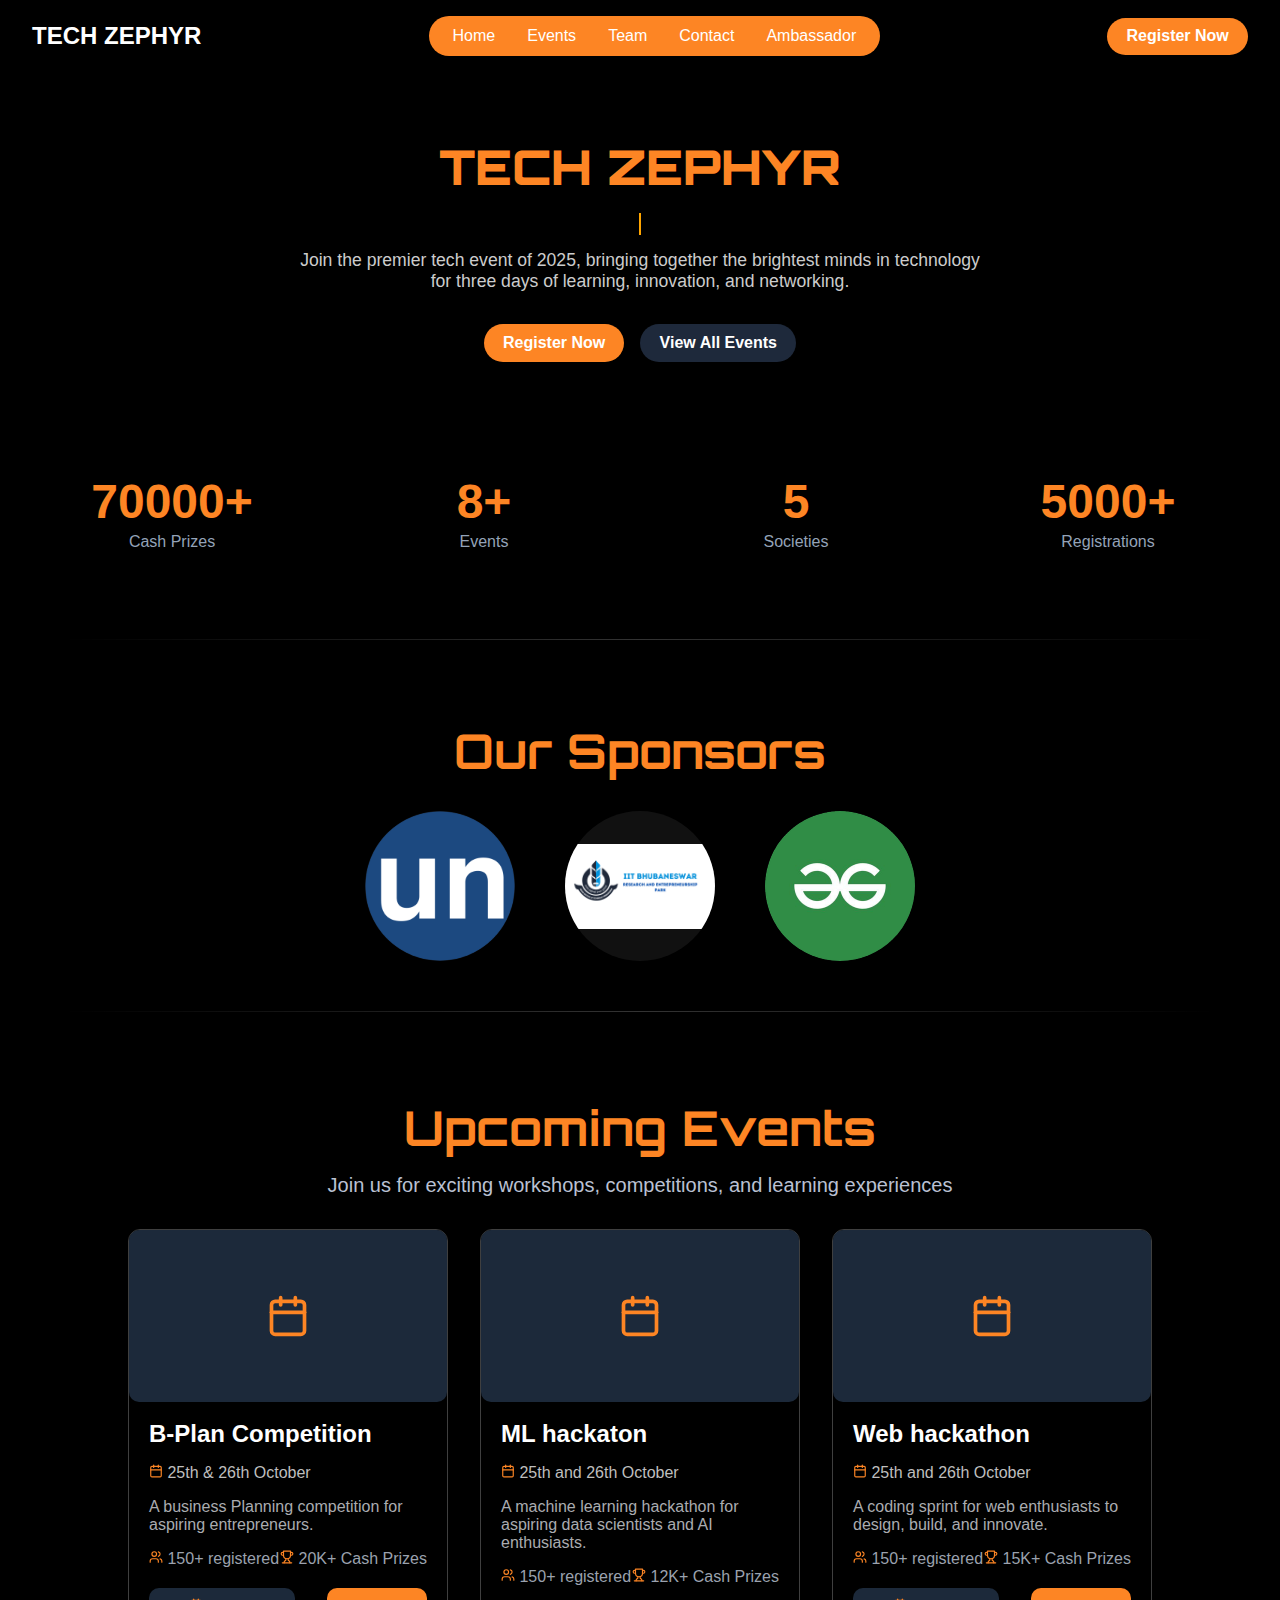
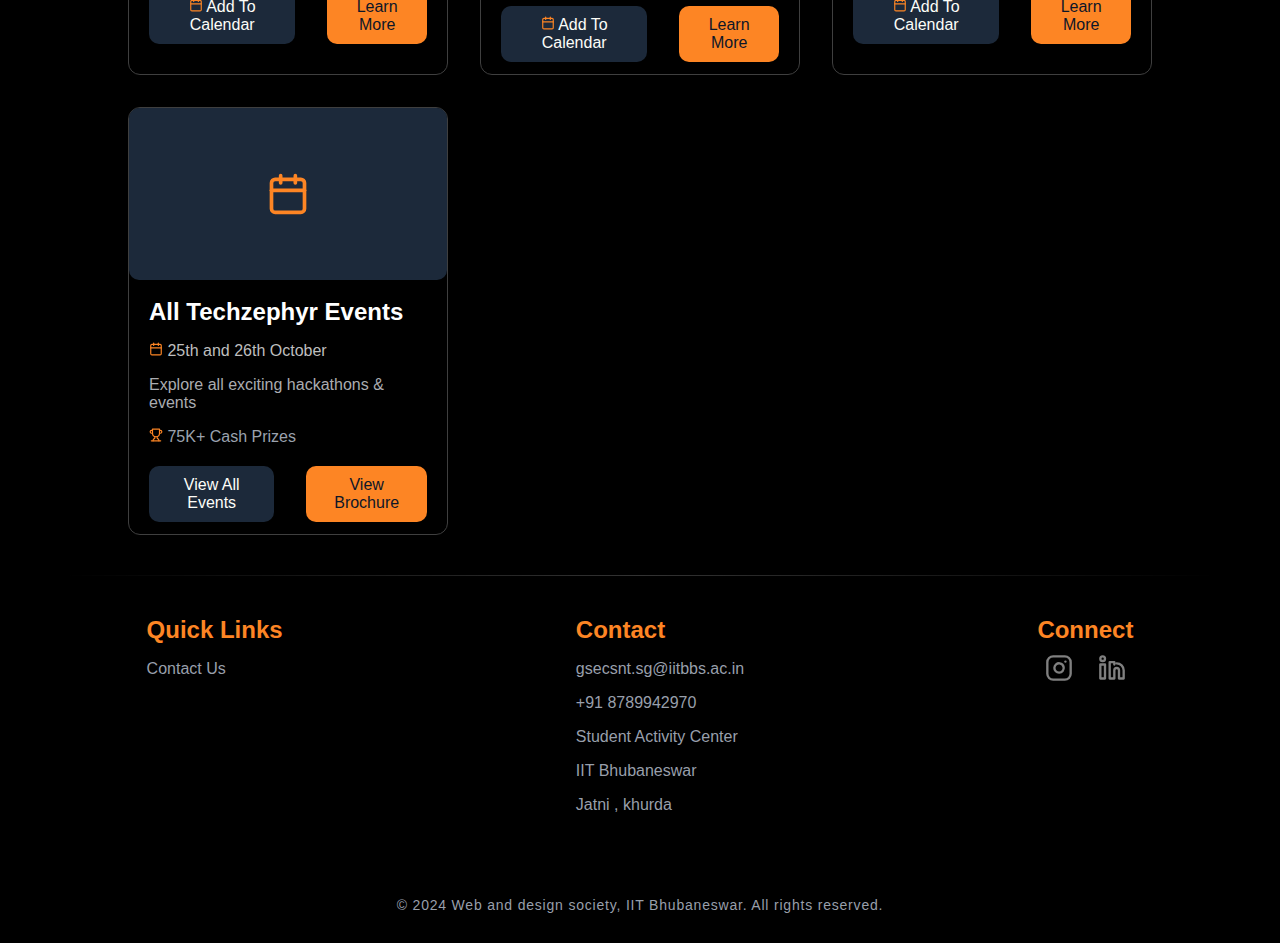
<file: index.html>
<!DOCTYPE html>
<html lang="en">
<head>
  <meta charset="UTF-8">
  <meta name="viewport" content="width=device-width, initial-scale=1.0">
  <title>Tech Zephyr</title>
  <link rel="stylesheet" href="styles.css">
  <link href="https://fonts.googleapis.com/css2?family=Orbitron:wght@500;600;700&display=swap" rel="stylesheet">
 
   <link rel="icon" type="image/ico" sizes="32x32" href="logo.ico">
</head>
<body>
  <!-- Navbar -->
 <header class="navbar">
  <div class="logo desktop-logo"><a href="#">TECH ZEPHYR</a></div>
  
  <nav class="nav-links" id="nav-links">
    
     
 
    <a href="#">Home</a>
    <a href="#events">Events</a>
    <a href="./Team/team.html">Team</a>
    <a href="#contact">Contact</a>
    <a href="./campus.html">Ambassador</a>
  </nav>

  <button class="btn-orange register-btn1" onclick="window.location.href='./register.html'">
    Register Now
  </button>

  <div class="hamburger" id="hamburger">
    <span class="bar"></span>
    <span class="bar"></span>
    <span class="bar"></span>
  </div>
</header>
  <!-- Hero Section -->
  <section class="hero">
 
   <h1>TECH ZEPHYR</h1>
 

  <p id="typing-text"></p>

  <p>
    Join the premier tech event of 2025, bringing together the brightest minds in technology 
    for three days of learning, innovation, and networking.
  </p>

    
  <div class="hero-buttons">
    <button class="btn-orange register-btn" onclick="window.location.href='./register.html'">
      Register Now
    </button>
    <button class="btn-dark">View All Events</button>
  </div>
</section>

 
  <!-- Stats Section -->
  <section class="stats">
    <div class="stat"><h2>70000+</h2><p>Cash Prizes</p></div>
    <div class="stat"><h2>8+</h2><p>Events</p></div>
    <div class="stat"><h2>5</h2><p>Societies</p></div>
    <div class="stat"><h2>5000+</h2><p>Registrations</p></div>
  </section>

<div class="soft-divider"></div>

  <!-- Sponsor Section -->
<section class="sponsors">
  <h2 class="sponsor-heading">Our Sponsors</h2>
  <div class="sponsor-logos">
    <!-- Unstop -->
    <div class="sponsor">
      <img src="./sponsors/unstop.png" alt="Unstop Sponsor" />
    </div>
    <!-- REP -->
    <div class="sponsor">
      <img src="./sponsors/rep.jpg" alt="REP Sponsor" />
    </div>
    <!-- GeeksforGeeks -->
    <div class="sponsor">
      <img src="./sponsors/gfg.png" alt="GeeksforGeeks Sponsor" />
    </div>
  </div>
</section>

 


  <!-- Events Section -->
<div class="soft-divider"></div>
<div class="event" id="events" >

        <div class="section-1">

            <div class="heading-1">
                Upcoming Events
            </div>
            <div class="subheading-1">
                Join us for exciting workshops, competitions, and learning experiences
            </div>

        </div>

        
  
        <div class="event-cards">
            <div class="event-card">
                <div class="image">
                    <svg class="svg" xmlns="http://www.w3.org/2000/svg" width="44" height="44" viewBox="0 0 24 24"
                        fill="none" stroke="currentColor" stroke-width="2" stroke-linecap="round"
                        stroke-linejoin="round">
                        <path d='M8 2v4'></path>
                        <path d='M16 2v4'></path>
                        <rect width="18" height="18" x="3" y="4" rx="2"></rect>
                        <path d="M3 10h18"></path>
                    </svg>
                </div>
                <div class="content">
                    <h2>B-Plan Competition</h2>
                    <p class="date">
                        <svg class="svg" xmlns="http://www.w3.org/2000/svg" width="14" height="14" viewBox="0 0 24 24"
                            fill="none" stroke="currentColor" stroke-width="2" stroke-linecap="round"
                            stroke-linejoin="round">
                            <path d='M8 2v4'></path>
                            <path d='M16 2v4'></path>
                            <rect width="18" height="18" x="3" y="4" rx="2"></rect>
                            <path d="M3 10h18"></path>
                        </svg>
                        25th & 26th October
                    </p>
                    <p class="description">A business Planning competition for aspiring entrepreneurs.</p>
                    <div class="points">
                        <p>
                            <svg class="svg" xmlns="http://www.w3.org/2000/svg" width="14" height="14"
                                viewBox="0 0 24 24" fill="none" stroke="currentColor" stroke-width="2"
                                stroke-linecap="round" stroke-linejoin="round">
                                <path d='M16 21v-2a4 4 0 0 0-4-4H6a4 4 0 0 0-4 4v2'></path>
                                <circle cx="9" cy="7" r="4"></circle>
                                <path d="M22 21v-2a4 4 0 0 0-3-3.87"></path>
                                <path d="M16 3.13a4 4 0 0 1 0 7.75"></path>
                            </svg>
                            150+ registered
                        </p>
                        <p>
                            <svg class="svg" xmlns="http://www.w3.org/2000/svg" width="14" height="14"
                                viewBox="0 0 24 24" fill="none" stroke="currentColor" stroke-width="2"
                                stroke-linecap="round" stroke-linejoin="round">
                                <path d="M6 9H4.5a2.5 2.5 0 0 1 0-5H6"></path>
                                <path d="M18 9h1.5a2.5 2.5 0 0 0 0-5H18"></path>
                                <path d="M4 22h16"></path>
                                <path d="M10 14.66V17c0 .55-.47.98-.97 1.21C7.85 18.75 7 20.24 7 22"></path>
                                <path d="M14 14.66V17c0 .55.47.98.97 1.21C16.15 18.75 17 20.24 17 22"></path>
                                <path d="M18 2H6v7a6 6 0 0 0 12 0V2Z"></path>
                            </svg>
                           20K+ Cash Prizes
                        </p>
                    </div>
                    <div class="functions">
                        <button class="calendar">
                            <svg class="svg" xmlns="http://www.w3.org/2000/svg" width="14" height="14"
                                viewBox="0 0 24 24" fill="none" stroke="currentColor" stroke-width="2"
                                stroke-linecap="round" stroke-linejoin="round">
                                <path d='M8 2v4'></path>
                                <path d='M16 2v4'></path>
                                <rect width="18" height="18" x="3" y="4" rx="2"></rect>
                                <path d="M3 10h18"></path>
                            </svg>
                            Add To Calendar
                        </button>
                        <button class="learn-more">Learn More</button>
                    </div>
                </div>
            </div>
            <div class="event-card">
                <div class="image">
                    <svg class="svg" xmlns="http://www.w3.org/2000/svg" width="44" height="44" viewBox="0 0 24 24"
                        fill="none" stroke="currentColor" stroke-width="2" stroke-linecap="round"
                        stroke-linejoin="round">
                        <path d='M8 2v4'></path>
                        <path d='M16 2v4'></path>
                        <rect width="18" height="18" x="3" y="4" rx="2"></rect>
                        <path d="M3 10h18"></path>
                    </svg>
                </div>
                <div class="content">
                    <h2>ML hackaton</h2>
                    <p class="date">
                        <svg class="svg" xmlns="http://www.w3.org/2000/svg" width="14" height="14" viewBox="0 0 24 24"
                            fill="none" stroke="currentColor" stroke-width="2" stroke-linecap="round"
                            stroke-linejoin="round">
                            <path d='M8 2v4'></path>
                            <path d='M16 2v4'></path>
                            <rect width="18" height="18" x="3" y="4" rx="2"></rect>
                            <path d="M3 10h18"></path>
                        </svg>
                       25th and 26th October
                    </p>
                    <p class="description">A machine learning hackathon for aspiring data scientists and AI enthusiasts.</p>
                    <div class="points">
                        <p>
                            <svg class="svg" xmlns="http://www.w3.org/2000/svg" width="14" height="14"
                                viewBox="0 0 24 24" fill="none" stroke="currentColor" stroke-width="2"
                                stroke-linecap="round" stroke-linejoin="round">
                                <path d='M16 21v-2a4 4 0 0 0-4-4H6a4 4 0 0 0-4 4v2'></path>
                                <circle cx="9" cy="7" r="4"></circle>
                                <path d="M22 21v-2a4 4 0 0 0-3-3.87"></path>
                                <path d="M16 3.13a4 4 0 0 1 0 7.75"></path>
                            </svg>
                            150+ registered
                        </p>
                        <p>
                            <svg class="svg" xmlns="http://www.w3.org/2000/svg" width="14" height="14"
                                viewBox="0 0 24 24" fill="none" stroke="currentColor" stroke-width="2"
                                stroke-linecap="round" stroke-linejoin="round">
                                <path d="M6 9H4.5a2.5 2.5 0 0 1 0-5H6"></path>
                                <path d="M18 9h1.5a2.5 2.5 0 0 0 0-5H18"></path>
                                <path d="M4 22h16"></path>
                                <path d="M10 14.66V17c0 .55-.47.98-.97 1.21C7.85 18.75 7 20.24 7 22"></path>
                                <path d="M14 14.66V17c0 .55.47.98.97 1.21C16.15 18.75 17 20.24 17 22"></path>
                                <path d="M18 2H6v7a6 6 0 0 0 12 0V2Z"></path>
                            </svg>
                            12K+ Cash Prizes
                        </p>
                    </div>
                    <div class="functions">
                        <button class="calendar">
                            <svg class="svg" xmlns="http://www.w3.org/2000/svg" width="14" height="14"
                                viewBox="0 0 24 24" fill="none" stroke="currentColor" stroke-width="2"
                                stroke-linecap="round" stroke-linejoin="round">
                                <path d='M8 2v4'></path>
                                <path d='M16 2v4'></path>
                                <rect width="18" height="18" x="3" y="4" rx="2"></rect>
                                <path d="M3 10h18"></path>
                            </svg>
                            Add To Calendar
                        </button>
                        <button class="learn-more">Learn More</button>
                    </div>
                </div>
            </div>
            <div class="event-card">
                <div class="image">
                    <svg class="svg" xmlns="http://www.w3.org/2000/svg" width="44" height="44" viewBox="0 0 24 24"
                        fill="none" stroke="currentColor" stroke-width="2" stroke-linecap="round"
                        stroke-linejoin="round">
                        <path d='M8 2v4'></path>
                        <path d='M16 2v4'></path>
                        <rect width="18" height="18" x="3" y="4" rx="2"></rect>
                        <path d="M3 10h18"></path>
                    </svg>
                </div>
                <div class="content">
                    <h2>Web hackathon</h2>
                    <p class="date">
                        <svg class="svg" xmlns="http://www.w3.org/2000/svg" width="14" height="14" viewBox="0 0 24 24"
                            fill="none" stroke="currentColor" stroke-width="2" stroke-linecap="round"
                            stroke-linejoin="round">
                            <path d='M8 2v4'></path>
                            <path d='M16 2v4'></path>
                            <rect width="18" height="18" x="3" y="4" rx="2"></rect>
                            <path d="M3 10h18"></path>
                        </svg>
                       25th and 26th October
                    </p>
                    <p class="description">A coding sprint for web enthusiasts to design, build, and innovate.</p>
                    <div class="points">
                        <p>
                            <svg class="svg" xmlns="http://www.w3.org/2000/svg" width="14" height="14"
                                viewBox="0 0 24 24" fill="none" stroke="currentColor" stroke-width="2"
                                stroke-linecap="round" stroke-linejoin="round">
                                <path d='M16 21v-2a4 4 0 0 0-4-4H6a4 4 0 0 0-4 4v2'></path>
                                <circle cx="9" cy="7" r="4"></circle>
                                <path d="M22 21v-2a4 4 0 0 0-3-3.87"></path>
                                <path d="M16 3.13a4 4 0 0 1 0 7.75"></path>
                            </svg>
                            150+ registered
                        </p>
                        <p>
                            <svg class="svg" xmlns="http://www.w3.org/2000/svg" width="14" height="14"
                                viewBox="0 0 24 24" fill="none" stroke="currentColor" stroke-width="2"
                                stroke-linecap="round" stroke-linejoin="round">
                                <path d="M6 9H4.5a2.5 2.5 0 0 1 0-5H6"></path>
                                <path d="M18 9h1.5a2.5 2.5 0 0 0 0-5H18"></path>
                                <path d="M4 22h16"></path>
                                <path d="M10 14.66V17c0 .55-.47.98-.97 1.21C7.85 18.75 7 20.24 7 22"></path>
                                <path d="M14 14.66V17c0 .55.47.98.97 1.21C16.15 18.75 17 20.24 17 22"></path>
                                <path d="M18 2H6v7a6 6 0 0 0 12 0V2Z"></path>
                            </svg>
                           15K+ Cash Prizes

                        </p>
                    </div>
                    <div class="functions">
                        <button class="calendar">
                            <svg class="svg" xmlns="http://www.w3.org/2000/svg" width="14" height="14"
                                viewBox="0 0 24 24" fill="none" stroke="currentColor" stroke-width="2"
                                stroke-linecap="round" stroke-linejoin="round">
                                <path d='M8 2v4'></path>
                                <path d='M16 2v4'></path>
                                <rect width="18" height="18" x="3" y="4" rx="2"></rect>
                                <path d="M3 10h18"></path>
                            </svg>
                            Add To Calendar
                        </button>
                        <button class="learn-more">Learn More</button>
                    </div>
                </div>
            </div>

<div class="event-card">
                <div class="image">
                    <svg class="svg" xmlns="http://www.w3.org/2000/svg" width="44" height="44" viewBox="0 0 24 24"
                        fill="none" stroke="currentColor" stroke-width="2" stroke-linecap="round"
                        stroke-linejoin="round">
                        <path d='M8 2v4'></path>
                        <path d='M16 2v4'></path>
                        <rect width="18" height="18" x="3" y="4" rx="2"></rect>
                        <path d="M3 10h18"></path>
                    </svg>
                </div>
  <div class="content">
                    <h2>All Techzephyr Events</h2>
                    <p class="date">
                        <svg class="svg" xmlns="http://www.w3.org/2000/svg" width="14" height="14" viewBox="0 0 24 24"
                            fill="none" stroke="currentColor" stroke-width="2" stroke-linecap="round"
                            stroke-linejoin="round">
                            <path d='M8 2v4'></path>
                            <path d='M16 2v4'></path>
                            <rect width="18" height="18" x="3" y="4" rx="2"></rect>
                            <path d="M3 10h18"></path>
                        </svg>
                       25th and 26th October
                    </p>
                    <p class="description">Explore all exciting hackathons & events</p>
                    <div class="points">
                        
                        <p>
                            <svg class="svg" xmlns="http://www.w3.org/2000/svg" width="14" height="14"
                                viewBox="0 0 24 24" fill="none" stroke="currentColor" stroke-width="2"
                                stroke-linecap="round" stroke-linejoin="round">
                                <path d="M6 9H4.5a2.5 2.5 0 0 1 0-5H6"></path>
                                <path d="M18 9h1.5a2.5 2.5 0 0 0 0-5H18"></path>
                                <path d="M4 22h16"></path>
                                <path d="M10 14.66V17c0 .55-.47.98-.97 1.21C7.85 18.75 7 20.24 7 22"></path>
                                <path d="M14 14.66V17c0 .55.47.98.97 1.21C16.15 18.75 17 20.24 17 22"></path>
                                <path d="M18 2H6v7a6 6 0 0 0 12 0V2Z"></path>
                            </svg>
                           75K+ Cash Prizes

                        </p>
                    </div>
                    <div class="functions">
                        <button class="calendar" onclick="window.location.href='./Events/event.html'">
                            
                          View All Events 
                        </button>
                        <button class="learn-more">View Brochure</button>
                    </div>
                </div>
            </div>

        </div>

       

    

 
    <div class="soft-divider"></div>


        <footer>

            <div class="left">
                <h2>Quick Links</h2>
                <ul class="footer-left-ul">
                     <li> </li>
                    <li>Contact Us</li>
                    
                </ul>
            </div>

            <div class="center"  id="contact">
                <h2>Contact</h2>
                <ul class="footer-left-ul">
                     <li> </li>
                    <li>gsecsnt.sg@iitbbs.ac.in</li>
                      <li>+91 8789942970</li>
                    <li>Student Activity Center</li>
                    <li>IIT Bhubaneswar</li>
                    <li>Jatni , khurda </li>
                </ul>
            </div>

            <div class="right">
    <h2>Connect</h2>
    <ul class="social-links">
        <li>
            <a href="https://www.instagram.com/techzephyr.iitbbs" target="_blank" aria-label="Instagram">
                <svg class="svg instagram" xmlns="http://www.w3.org/2000/svg" width="28" height="28"
                    viewBox="0 0 24 24" fill="none" stroke="currentColor" stroke-width="2"
                    stroke-linecap="round" stroke-linejoin="round">
                    <rect width="20" height="20" x="2" y="2" rx="5" ry="5"></rect>
                    <path d="M16 11.37A4 4 0 1 1 12.63 8 4 4 0 0 1 16 11.37z"></path>
                    <line x1="17.5" x2="17.51" y1="6.5" y2="6.5"></line>
                </svg>
            </a>
        </li>
        <li>
            <a href="https://www.linkedin.com/company/science-and-technology-council-iit-bhubaneswar/" target="_blank" aria-label="LinkedIn">
                <svg class="svg linkedin" xmlns="http://www.w3.org/2000/svg" width="28" height="28"
                    viewBox="0 0 24 24" fill="none" stroke="currentColor" stroke-width="2"
                    stroke-linecap="round" stroke-linejoin="round">
                    <path d="M16 8a6 6 0 0 1 6 6v7h-4v-7a2 2 0 0 0-4 0v7h-4v-14h4v2"></path>
                    <rect x="2" y="9" width="4" height="12"></rect>
                    <circle cx="4" cy="4" r="2"></circle>
                </svg>
            </a>
        </li>
    </ul>
</div>


        </footer>

        <hr>

        <div class="copy-right">
            &copy; 2024 Web and design society, IIT Bhubaneswar. All rights reserved.
        </div>


    </div>
    <script src="script.js"></script>
 
</body>
</html>
</file>
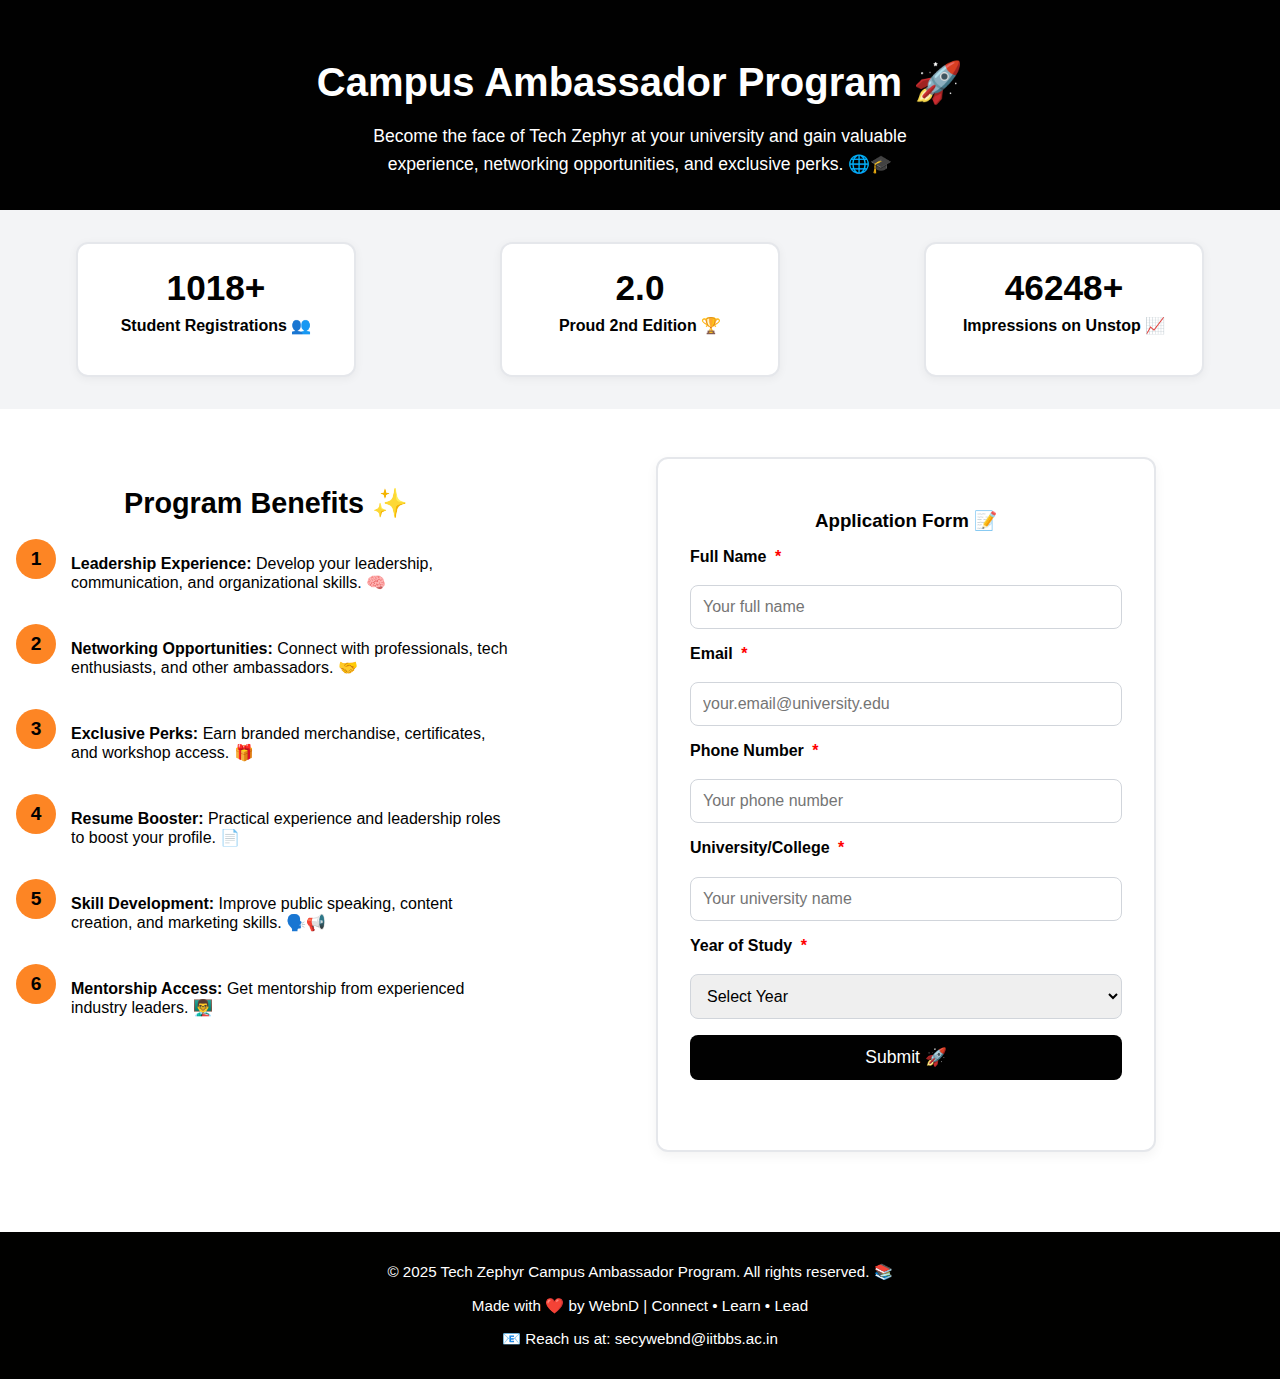
<file: campus.html>
<!DOCTYPE html>
<html lang="en">
  <head>
    <meta charset="UTF-8" />
    <meta name="viewport" content="width=device-width, initial-scale=1.0" />
    <title>Campus Ambassador Program</title>
    <link rel="stylesheet" href="campusCSS.css" />
     <link rel="icon" type="image/ico" sizes="32x32" href="logo.ico">
  </head>
  <body>
    <header>
      <h1>Campus Ambassador Program 🚀</h1>
      <p>
        Become the face of Tech Zephyr at your university and gain valuable
        experience, networking opportunities, and exclusive perks. 🌐🎓
      </p>
    </header>

    <section class="stats">
      <div class="stat-card">
        <h2 id="studentsCount">0+</h2>
        <p>Student Registrations 👥</p>
      </div>
      <div class="stat-card">
        <h2 id="editionCount">1</h2>
        <p>Proud 2nd Edition 🏆</p>
      </div>
      <div class="stat-card">
        <h2 id="impressionsCount">0+</h2>
        <p>Impressions on Unstop 📈</p>
      </div>
    </section>

    <section class="main-section">
      <div class="benefits">
        <h3>Program Benefits ✨</h3>
        <div class="benefit-point">
          <div class="number-circle">1</div>
          <p>
            <strong>Leadership Experience:</strong> Develop your leadership,
            communication, and organizational skills. 🧠
          </p>
        </div>
        <div class="benefit-point">
          <div class="number-circle">2</div>
          <p>
            <strong>Networking Opportunities:</strong> Connect with
            professionals, tech enthusiasts, and other ambassadors. 🤝
          </p>
        </div>
        <div class="benefit-point">
          <div class="number-circle">3</div>
          <p>
            <strong>Exclusive Perks:</strong> Earn branded merchandise,
            certificates, and workshop access. 🎁
          </p>
        </div>
        <div class="benefit-point">
          <div class="number-circle">4</div>
          <p>
            <strong>Resume Booster:</strong> Practical experience and leadership
            roles to boost your profile. 📄
          </p>
        </div>
        <div class="benefit-point">
          <div class="number-circle">5</div>
          <p>
            <strong>Skill Development:</strong> Improve public speaking, content
            creation, and marketing skills. 🗣️📢
          </p>
        </div>
        <div class="benefit-point">
          <div class="number-circle">6</div>
          <p>
            <strong>Mentorship Access:</strong> Get mentorship from experienced
            industry leaders. 👨‍🏫
          </p>
        </div>
      </div>

      <div class="form-container">
        <h3>Application Form 📝</h3>
        <form id="caForm">
          <label>Full Name <span class="required">*</span></label>
          <input
            type="text"
            name="fullName"
            placeholder="Your full name"
            required
          />

          <label>Email <span class="required">*</span></label>
          <input
            type="email"
            name="email"
            placeholder="your.email@university.edu"
            required
          />

          <label>Phone Number <span class="required">*</span></label>
          <input
            type="text"
            name="phone"
            placeholder="Your phone number"
            required
          />

          <label>University/College <span class="required">*</span></label>
          <input
            type="text"
            name="university"
            placeholder="Your university name"
            required
          />

          <label>Year of Study <span class="required">*</span></label>
          <select name="year" required>
            <option value="">Select Year</option>
            <option value="1">1st Year</option>
            <option value="2">2nd Year</option>
            <option value="3">3rd Year</option>
            <option value="4">4th Year</option>
          </select>

          <button type="submit">Submit 🚀</button>
          <p id="uploadStatus"></p>
        </form>
      </div>
    </section>

    <footer>
      <p>
        © 2025 Tech Zephyr Campus Ambassador Program. All rights reserved. 📚
      </p>
      <p>Made with ❤️ by WebnD | Connect • Learn • Lead</p>
      <p>📧 Reach us at: secywebnd@iitbbs.ac.in</p>
    </footer>

    <script src="campusJS.js"></script>
  </body>
</html>
</file>
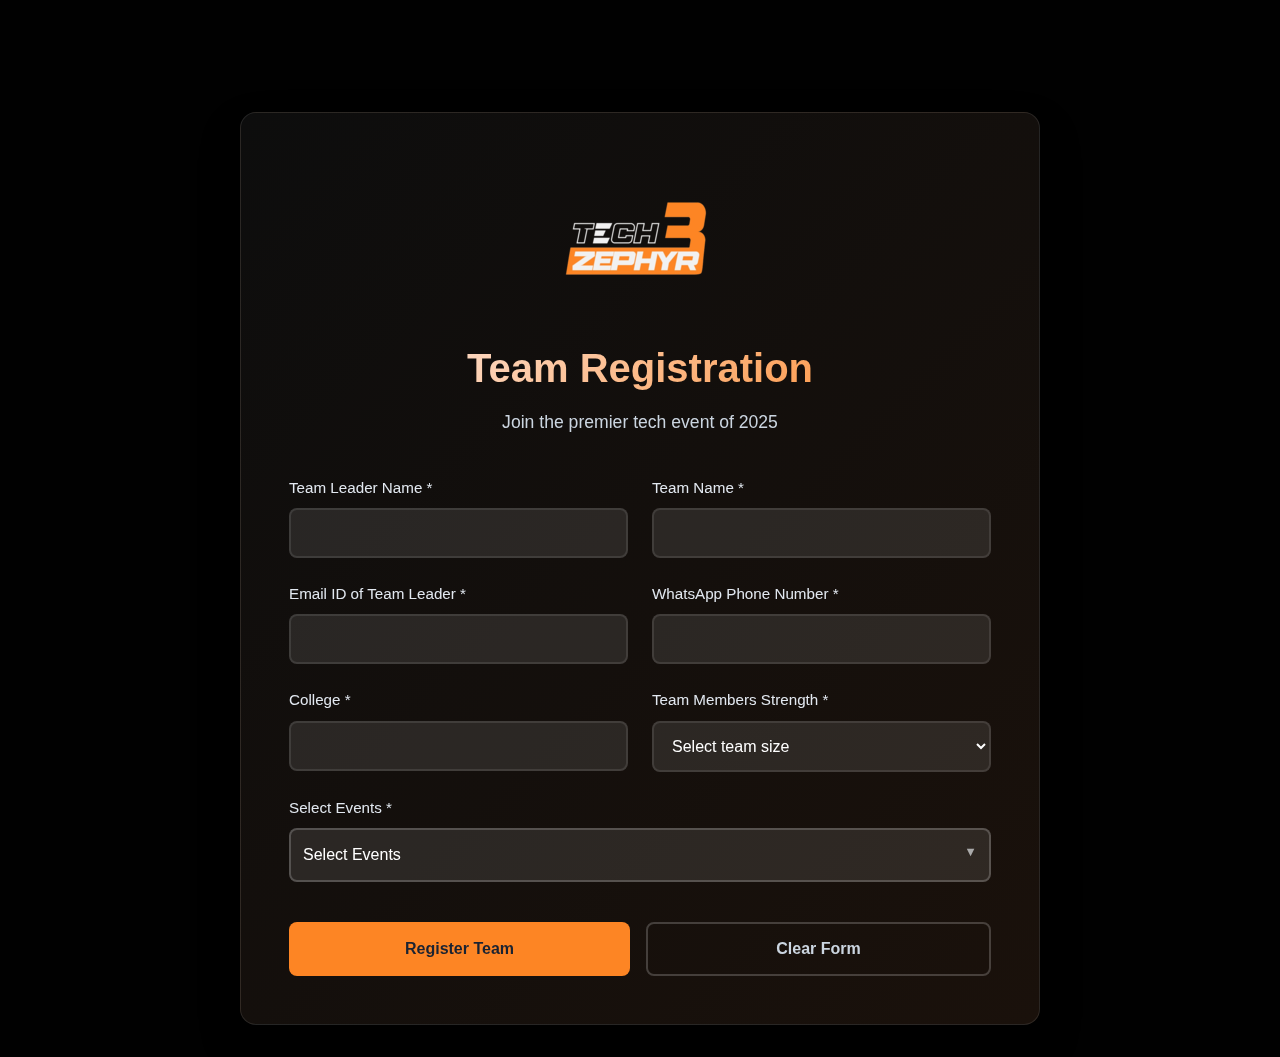
<file: register.html>
<!DOCTYPE html>
<html lang="en">
  <head>
    <meta charset="UTF-8" />
    <meta name="viewport" content="width=device-width, initial-scale=1.0" />
    <title>Tech Zephyr - Team Registration</title>
    <link rel="stylesheet" href="registration.css" />
     <link rel="icon" type="image/ico" sizes="32x32" href="logo.ico">
    <link 
      rel="stylesheet" 
      href="https://cdnjs.cloudflare.com/ajax/libs/font-awesome/6.0.0-beta3/css/all.min.css" 
      integrity="sha512-Fo3rlrZj/k7ujTnH1zN+6D2C4qL70eO13e9Rr61vFZ+Hdj7w0nVr0hSmvF6W9npyR8F6T/j1T6i3f1nUpVZK9w==" 
      crossorigin="anonymous" 
      referrerpolicy="no-referrer" 
    />
    <link rel="icon" href="/favicon.ico" type="image/x-icon" />
    <style>
      .message {
        margin: 1rem auto;
        padding: 10px 15px;
        width: fit-content;
        border-radius: 5px;
        font-weight: bold;
        display: none;
      }

      .message.success {
        background-color: #d4edda;
        color: #155724;
      }

      .message.error {
        background-color: #f8d7da;
        color: #721c24;
      }

      .submit-btn.loading::after {
        content: "";
        margin-left: 10px;
        border: 2px solid #fff;
        border-top: 2px solid transparent;
        border-radius: 50%;
        width: 14px;
        height: 14px;
        display: inline-block;
        animation: spin 0.6s linear infinite;
      }

      @keyframes spin {
        to {
          transform: rotate(360deg);
        }
      }
    </style>
  </head>
  <body>
    <!-- Navigation -->
    <!-- <nav class="navbar">
      <div class="nav-container">
        <div class="nav-logo">
          <img src="/placeholder.svg?height=40&width=120" alt="Tech Zephyr Logo" />
        </div>
        <ul class="nav-menu">
          <li><a href="#" class="nav-link active">Home</a></li>
          <li><a href="#" class="nav-link">Schedule</a></li>
          <li><a href="#" class="nav-link">Events</a></li>
          <li><a href="#" class="nav-link">Ambassador</a></li>
          <li><a href="#" class="nav-link">Team</a></li>
          <li><a href="#" class="nav-link">Contact</a></li>
        </ul>
        <div class="hamburger" id="hamburger">
          <span></span>
          <span></span>
          <span></span>
        </div>
      </div>
      <!Mobile Menu -->
      <!-- <ul class="nav-menu mobile" id="mobileMenu">
        <li><a href="#" class="nav-link active">Home</a></li>
        <li><a href="#" class="nav-link">Schedule</a></li>
        <li><a href="#" class="nav-link">Events</a></li>
        <li><a href="#" class="nav-link">Ambassador</a></li>
        <li><a href="#" class="nav-link">Team</a></li>
        <li><a href="#" class="nav-link">Contact</a></li>
      </ul>
    </nav> -->

    <!-- Registration Form Section -->
    <main class="main-content">
      <div class="form-container">
        <div class="form-header">
          <img src="logo.ico" alt="Tech Zephyr Logo" />
          <h1>Team Registration</h1>
          <p>Join the premier tech event of 2025</p>
        </div>

        <form class="registration-form" id="teamForm">
          <div class="form-row">
            <div class="form-group">
              <label for="teamLeaderName">Team Leader Name *</label>
              <input type="text" id="teamLeaderName" name="teamLeaderName" required />
            </div>
            <div class="form-group">
              <label for="teamName">Team Name *</label>
              <input type="text" id="teamName" name="teamName" required />
            </div>
          </div>

          <div class="form-row">
            <div class="form-group">
              <label for="email">Email ID of Team Leader *</label>
              <input type="email" id="email" name="email" required />
            </div>
            <div class="form-group">
              <label for="whatsappNumber">WhatsApp Phone Number *</label>
              <input type="tel" id="whatsappNumber" name="whatsappNumber" required />
            </div>
          </div>

          <div class="form-row">
            <div class="form-group">
              <label for="college">College *</label>
              <input type="text" id="college" name="college" required />
            </div>
            <div class="form-group">
              <label for="teamMembersStrength">Team Members Strength *</label>
              <select id="teamMembersStrength" name="teamMembersStrength" required>
                <option value="">Select team size</option>
                <option value="1">1 Member</option>
                <option value="2">2 Members</option>
                <option value="3">3 Members</option>
                <option value="4">4 Members</option>
                <option value="5">5 Members</option>
              </select>
            </div>
          </div>

          <div class="form-row full-width">
            <div class="form-group full-width">
              <label>Select Events *</label>
              <div class="custom-dropdown" id="eventDropdown">
                <div class="dropdown-toggle" id="dropdownToggle">Select Events</div>
                <div class="dropdown-menu hidden" id="dropdownMenu">
                  <label><input type="checkbox" value="Event 1" /> Event 1</label>
                  <label><input type="checkbox" value="Event 2" /> Event 2</label>
                  <label><input type="checkbox" value="Event 3" /> Event 3</label>
                  <label><input type="checkbox" value="Event 4" /> Event 4</label>
                </div>
              </div>
              <input type="hidden" id="selectedEvents" name="selectedEvents" required />
            </div>
          </div>

          <div class="team-members-section" id="teamMembersSection">
            <h3>Team Member Details</h3>
            <div id="teamMemberInputs"></div>
          </div>

          <div class="form-actions">
            <button type="submit" class="submit-btn">Register Team</button>
            <button type="reset" class="reset-btn" type="button">Clear Form</button>
          </div>
        </form>
      </div>
    </main>

    <!-- Success/Error Messages -->
    <div id="message" class="message"></div>

    <script src="registration.js"></script>
  </body>
</html>
</file>
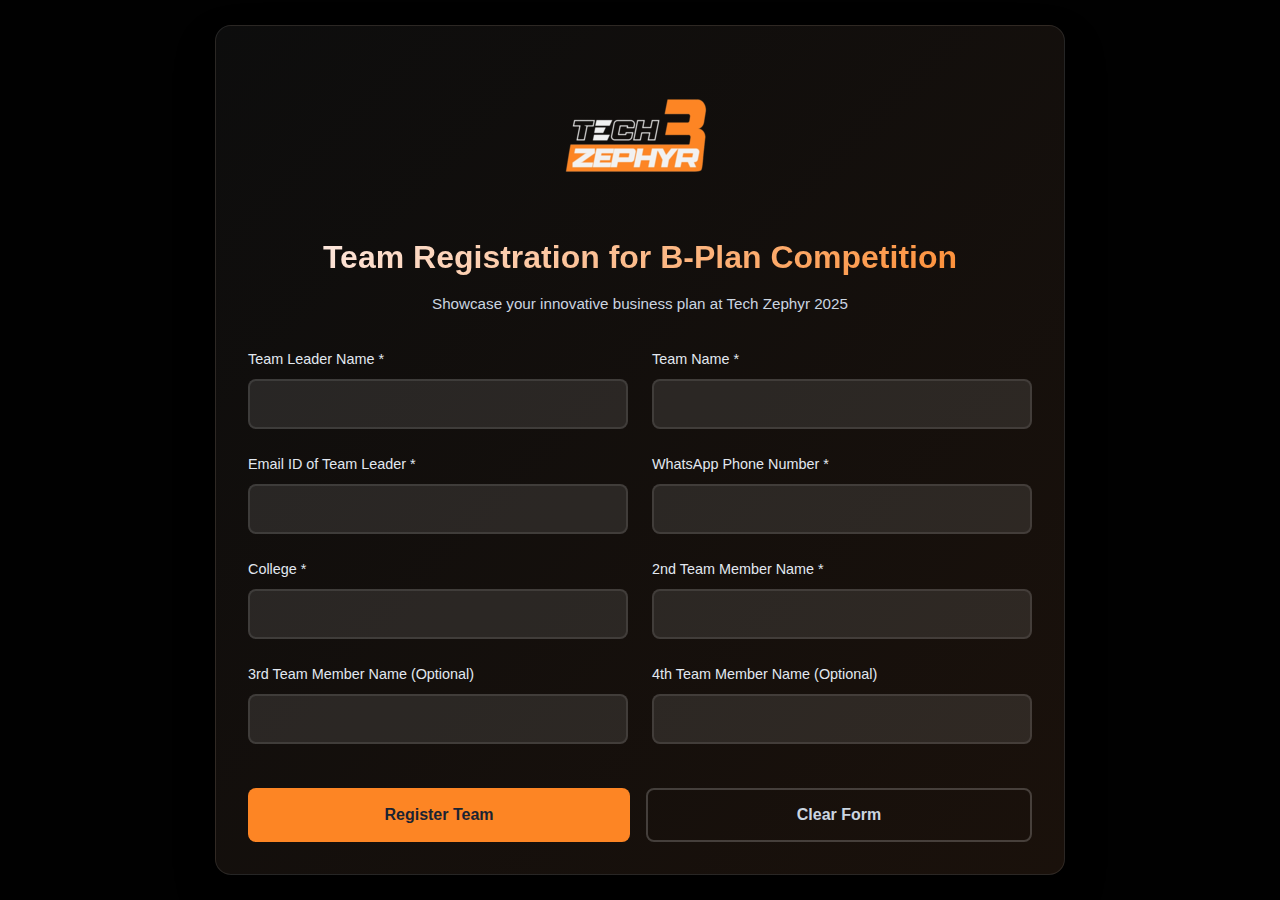
<file: Registration-event/bplan.html>
<!DOCTYPE html>
<html lang="en">
  <head>
    <meta charset="UTF-8" />
    <meta name="viewport" content="width=device-width, initial-scale=1.0" />
    <title>B-Plan Registration</title>
    <link rel="stylesheet" href="bplan.css" />
    <link rel="icon" type="image/ico" sizes="32x32" href="logo.ico">
  </head>
  <body>
    <main class="main-content">
      <div class="form-container">
        <div class="form-header">
          <img src="../logo.ico" alt="B-Plan Logo" />
          <h1>Team Registration for B-Plan Competition</h1>
          <p>Showcase your innovative business plan at Tech Zephyr 2025</p>
        </div>

        <form class="registration-form" id="bplanForm">
          <!-- Row 1 -->
          <div class="form-row">
            <div class="form-group">
              <label for="teamLeaderName">Team Leader Name *</label>
              <input type="text" id="teamLeaderName" name="teamLeaderName" required />
            </div>
            <div class="form-group">
              <label for="teamName">Team Name *</label>
              <input type="text" id="teamName" name="teamName" required />
            </div>
          </div>

          <!-- Row 2 -->
          <div class="form-row">
            <div class="form-group">
              <label for="email">Email ID of Team Leader *</label>
              <input type="email" id="email" name="email" required />
            </div>
            <div class="form-group">
              <label for="whatsappNumber">WhatsApp Phone Number *</label>
              <input type="tel" id="whatsappNumber" name="whatsappNumber" required />
            </div>
          </div>

          <!-- Row 3 -->
          <div class="form-row">
            <div class="form-group">
              <label for="college">College *</label>
              <input type="text" id="college" name="college" required />
            </div>
            <div class="form-group">
              <label for="teamMember2">2nd Team Member Name *</label>
              <input type="text" id="teamMember2" name="teamMember2" required />
            </div>
          </div>

          <!-- Row 4 -->
          <div class="form-row">
            <div class="form-group">
              <label for="teamMember3">3rd Team Member Name (Optional)</label>
              <input type="text" id="teamMember3" name="teamMember3" />
            </div>
            <div class="form-group">
              <label for="teamMember4">4th Team Member Name (Optional)</label>
              <input type="text" id="teamMember4" name="teamMember4" />
            </div>
          </div>

          <div class="form-actions">
            <button type="submit" class="submit-btn">Register Team</button>
            <button type="reset" class="reset-btn" type="button">Clear Form</button>
          </div>
        </form>
      </div>
    </main>

    <!-- Success/Error Messages -->
    <div id="message" class="message"></div>

    <script src="bplan.js"></script>
  </body>
</html>
</file>
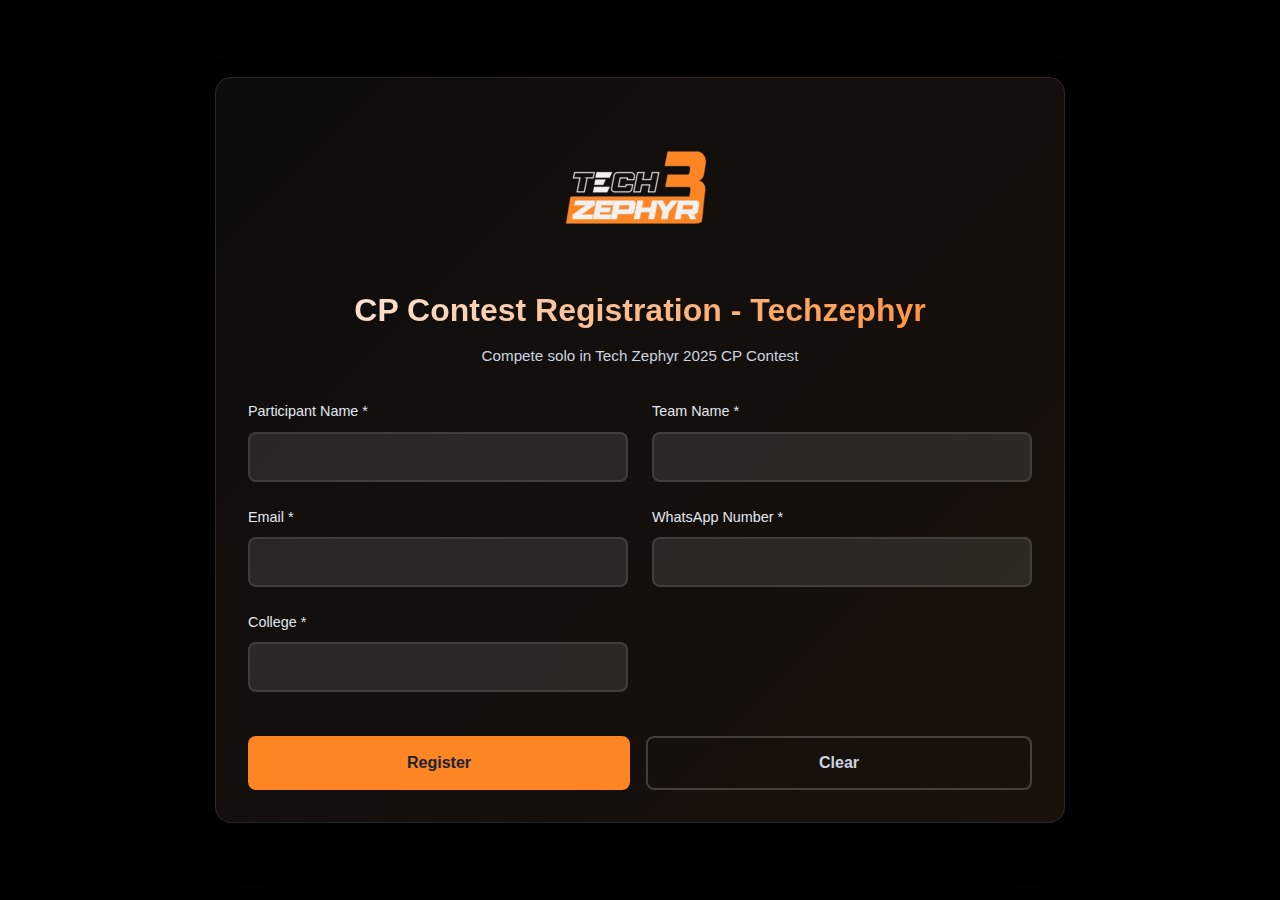
<file: Registration-event/cp.html>
<!DOCTYPE html>
<html lang="en">
<head>
  <meta charset="UTF-8">
  <meta name="viewport" content="width=device-width, initial-scale=1.0">
  <title>CP Contest Registration</title>
  <link rel="stylesheet" href="bplan.css">
</head>
<body>
  <main class="main-content">
    <div class="form-container">
      <div class="form-header">
        <img src="../logo.ico" alt="CP Contest Logo" />
        <h1>CP Contest Registration - Techzephyr</h1>
        <p>Compete solo in Tech Zephyr 2025 CP Contest</p>
      </div>

      <form class="registration-form" id="cpForm">
        <div class="form-row">
          <div class="form-group">
            <label for="teamLeaderName">Participant Name *</label>
            <input type="text" id="participantName" name="participantName" required />
          </div>
          <div class="form-group">
            <label for="teamName">Team Name *</label>
            <input type="text" id="teamName" name="teamName" required />
          </div>
        </div>

        <div class="form-row">
          <div class="form-group">
            <label for="email">Email *</label>
            <input type="email" id="email" name="email" required />
          </div>
          <div class="form-group">
            <label for="whatsappNumber">WhatsApp Number *</label>
            <input type="tel" id="whatsappNumber" name="whatsappNumber" required />
          </div>
        </div>

        <div class="form-row">
          <div class="form-group">
            <label for="college">College *</label>
            <input type="text" id="college" name="college" required />
          </div>
        </div>

        <div class="form-actions">
          <button type="submit" class="submit-btn">Register</button>
          <button type="reset" class="reset-btn">Clear</button>
        </div>
      </form>
    </div>
  </main>
  <script src="cp.js"></script>
</body>
</html>
</file>
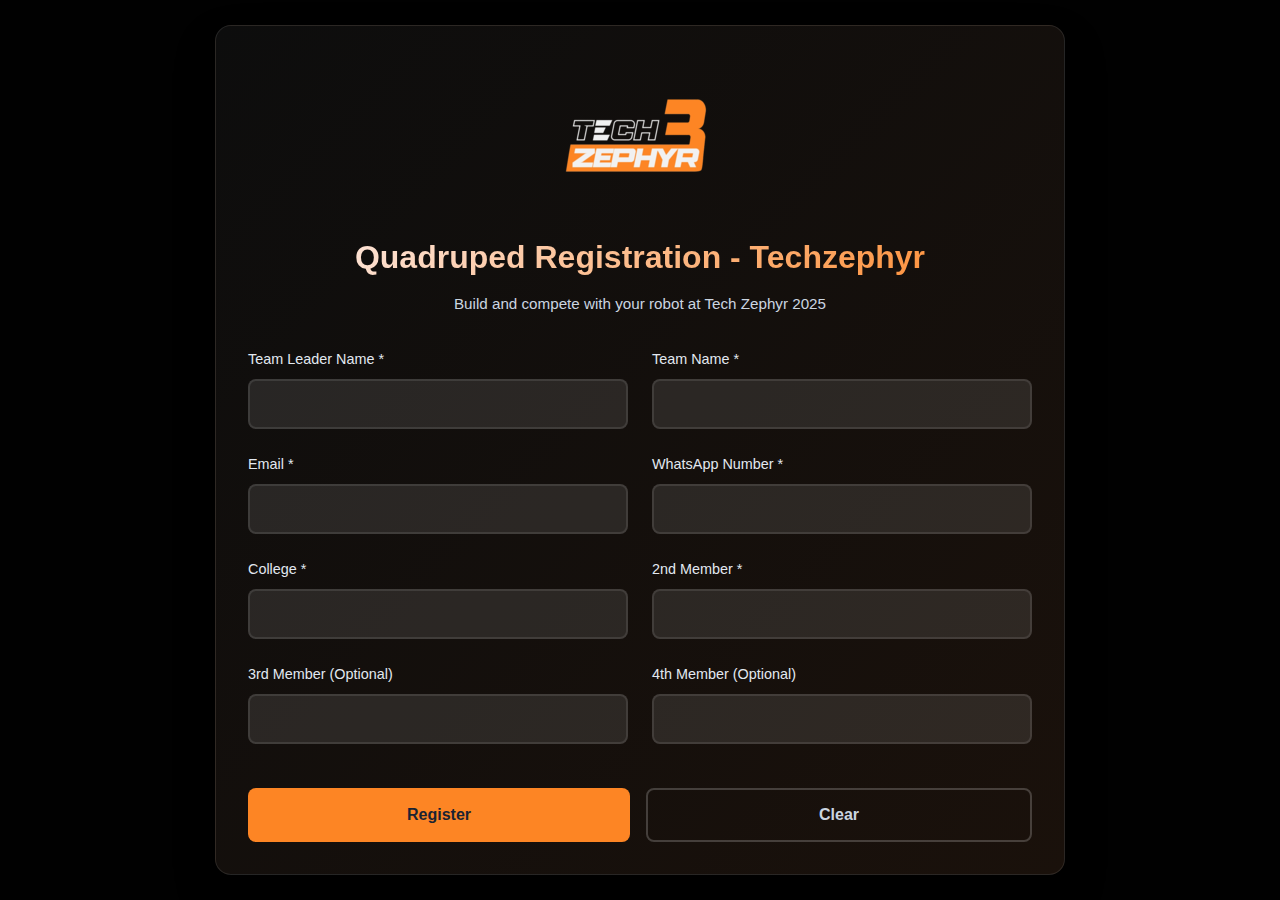
<file: Registration-event/quadruped.html>
<!DOCTYPE html>
<html lang="en">
<head>
  <meta charset="UTF-8">
  <meta name="viewport" content="width=device-width, initial-scale=1.0">
  <title>Quadruped Registration</title>
  <link rel="stylesheet" href="bplan.css">
</head>
<body>
  <main class="main-content">
    <div class="form-container">
      <div class="form-header">
        <img src="../logo.ico" alt="Quadruped Logo" />
        <h1>Quadruped Registration - Techzephyr</h1>
        <p>Build and compete with your robot at Tech Zephyr 2025</p>
      </div>

      <form class="registration-form" id="quadrupedForm">
        <div class="form-row">
          <div class="form-group">
            <label for="teamLeaderName">Team Leader Name *</label>
            <input type="text" id="teamLeaderName" name="teamLeaderName" required />
          </div>
          <div class="form-group">
            <label for="teamName">Team Name *</label>
            <input type="text" id="teamName" name="teamName" required />
          </div>
        </div>

        <div class="form-row">
          <div class="form-group">
            <label for="email">Email *</label>
            <input type="email" id="email" name="email" required />
          </div>
          <div class="form-group">
            <label for="whatsappNumber">WhatsApp Number *</label>
            <input type="tel" id="whatsappNumber" name="whatsappNumber" required />
          </div>
        </div>

        <div class="form-row">
          <div class="form-group">
            <label for="college">College *</label>
            <input type="text" id="college" name="college" required />
          </div>
          <div class="form-group">
            <label for="teamMember2">2nd Member *</label>
            <input type="text" id="teamMember2" name="teamMember2" required />
          </div>
        </div>

        <div class="form-row">
          <div class="form-group">
            <label for="teamMember3">3rd Member (Optional)</label>
            <input type="text" id="teamMember3" name="teamMember3" />
          </div>
          <div class="form-group">
            <label for="teamMember4">4th Member (Optional)</label>
            <input type="text" id="teamMember4" name="teamMember4" />
          </div>
        </div>

        <div class="form-actions">
          <button type="submit" class="submit-btn">Register</button>
          <button type="reset" class="reset-btn">Clear</button>
        </div>
      </form>
    </div>
  </main>
  <script src="quadruped.js"></script>
</body>
</html>
</file>
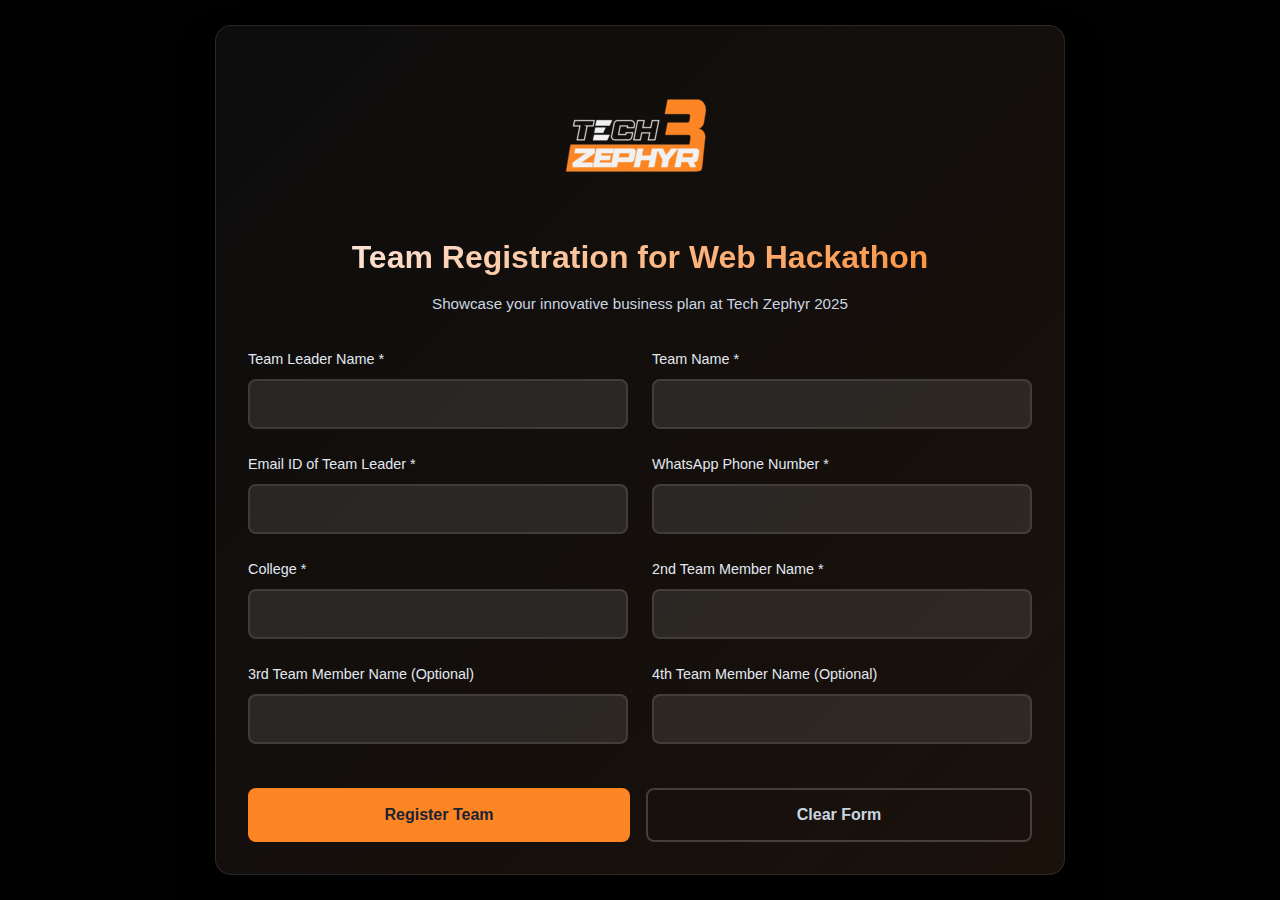
<file: Registration-event/webh.html>
<!DOCTYPE html>
<html lang="en">
  <head>
    <meta charset="UTF-8" />
    <meta name="viewport" content="width=device-width, initial-scale=1.0" />
    <title>B-Plan Registration</title>
    <link rel="stylesheet" href="bplan.css" />
    <link rel="icon" type="image/ico" sizes="32x32" href="logo.ico">
  </head>
  <body>
    <main class="main-content">
      <div class="form-container">
        <div class="form-header">
          <img src="../logo.ico" alt="B-Plan Logo" />
          <h1>Team Registration for Web Hackathon</h1>
          <p>Showcase your innovative business plan at Tech Zephyr 2025</p>
        </div>

        <form class="registration-form" id="bplanForm">
          <!-- Row 1 -->
          <div class="form-row">
            <div class="form-group">
              <label for="teamLeaderName">Team Leader Name *</label>
              <input type="text" id="teamLeaderName" name="teamLeaderName" required />
            </div>
            <div class="form-group">
              <label for="teamName">Team Name *</label>
              <input type="text" id="teamName" name="teamName" required />
            </div>
          </div>

          <!-- Row 2 -->
          <div class="form-row">
            <div class="form-group">
              <label for="email">Email ID of Team Leader *</label>
              <input type="email" id="email" name="email" required />
            </div>
            <div class="form-group">
              <label for="whatsappNumber">WhatsApp Phone Number *</label>
              <input type="tel" id="whatsappNumber" name="whatsappNumber" required />
            </div>
          </div>

          <!-- Row 3 -->
          <div class="form-row">
            <div class="form-group">
              <label for="college">College *</label>
              <input type="text" id="college" name="college" required />
            </div>
            <div class="form-group">
              <label for="teamMember2">2nd Team Member Name *</label>
              <input type="text" id="teamMember2" name="teamMember2" required />
            </div>
          </div>

          <!-- Row 4 -->
          <div class="form-row">
            <div class="form-group">
              <label for="teamMember3">3rd Team Member Name (Optional)</label>
              <input type="text" id="teamMember3" name="teamMember3" />
            </div>
            <div class="form-group">
              <label for="teamMember4">4th Team Member Name (Optional)</label>
              <input type="text" id="teamMember4" name="teamMember4" />
            </div>
          </div>

          <div class="form-actions">
            <button type="submit" class="submit-btn">Register Team</button>
            <button type="reset" class="reset-btn" type="button">Clear Form</button>
          </div>
        </form>
      </div>
    </main>

    <!-- Success/Error Messages -->
    <div id="message" class="message"></div>

    <script src="bplan.js"></script>
  </body>
</html>
</file>
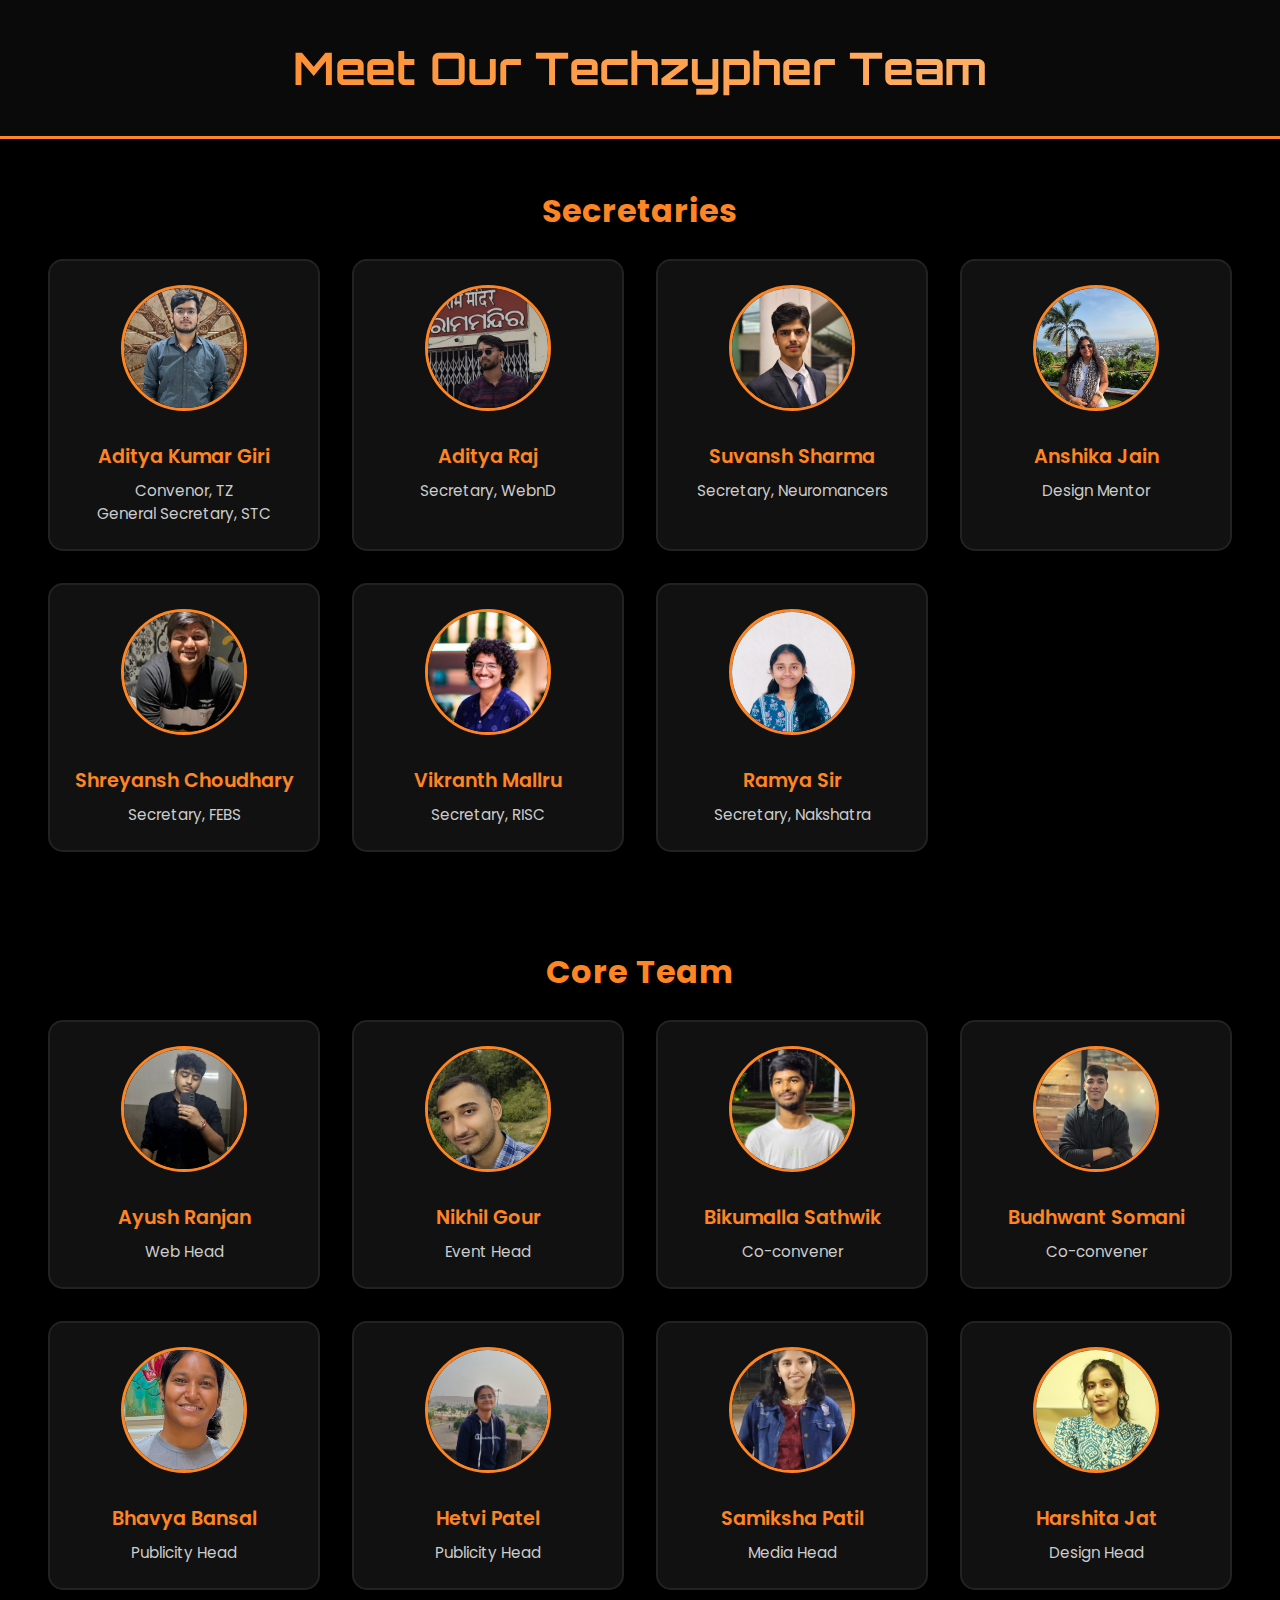
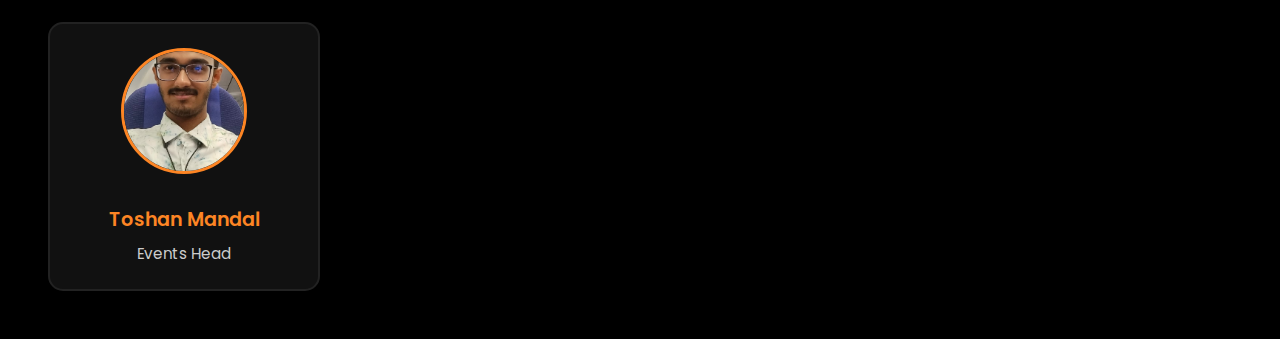
<file: Team/team.html>
<!DOCTYPE html>
<html lang="en">
<head>
  <meta charset="UTF-8">
  <meta name="viewport" content="width=device-width, initial-scale=1.0">
  <title>Techzypher Team</title>
  <link href="https://fonts.googleapis.com/css2?family=Poppins:wght@400;600;700&family=Orbitron:wght@600&display=swap" rel="stylesheet">
  <link rel="stylesheet" href="team.css">
</head>
<body>
  <header>
    <h1>Meet Our Techzypher Team</h1>
  </header>

  <!-- Core Team -->
     <h2 class="section-heading">Secretaries</h2>
  
  <section class="team-section">
    <div class="team-card">
      <img src="../images/photo2.jpg" alt="Team Member">
      <h3>Aditya Kumar Giri</h3>
      <p>Convenor, TZ<br/>General Secretary, STC</p>
    </div>
    <div class="team-card">
      <img src="../images/photoaditya.jpg" alt="Team Member">
      <h3>Aditya Raj</h3>
      <p>Secretary, WebnD</p>
    </div>
    <div class="team-card">
      <img src="../images/photo3.jpg" alt="Team Member">
      <h3>Suvansh Sharma</h3>
      <p>Secretary, Neuromancers</p>
    </div>
      <div class="team-card">
      <img src="../images/photoanshikadidi.jpg" alt="Team Member">
      <h3>Anshika Jain</h3>
      <p>Design Mentor</p>
    </div>
    <div class="team-card">
      <img src="../images/photo4.jpg" alt="Team Member">
      <h3>Shreyansh Choudhary</h3>
      <p>Secretary, FEBS</p>
    </div>
    <div class="team-card">
      <img src="../images/photo5.jpg" alt="Team Member">
      <h3>Vikranth Mallru</h3>
      <p>Secretary, RISC</p>
    </div>
    <div class="team-card">
      <img src="../images/photo6.jpg" alt="Team Member">
      <h3>Ramya Sir</h3>
      <p>Secretary, Nakshatra</p>
    </div>
  </section>

  <!-- Secretaries -->
  <h2 class="section-heading">Core Team</h2>
  <section class="team-section">
    <div class="team-card">
      <img src="../images/photoayush.jpg" alt="Team Member">
      <h3>Ayush Ranjan</h3>
      <p>Web Head</p>
    </div>
    <div class="team-card">
      <img src="../images/photo7.jpg" alt="Team Member">
      <h3>Nikhil Gour</h3>
      <p>Event Head</p>
    </div>
    <div class="team-card">
      <img src="../images/photo8.jpg" alt="Team Member">
      <h3>Bikumalla Sathwik</h3>
      <p>Co-convener</p>
    </div>
    <div class="team-card">
      <img src="../images/photo9.jpg" alt="Team Member">
      <h3>Budhwant Somani</h3>
      <p>Co-convener</p>
    </div>
    <div class="team-card">
      <img src="../images/photo10.jpg" alt="Team Member">
      <h3>Bhavya Bansal</h3>
      <p>Publicity Head</p>
    </div>
    <div class="team-card">
      <img src="../images/photo11.jpg" alt="Team Member">
      <h3>Hetvi Patel</h3>
      <p>Publicity Head</p>
    </div>
    <div class="team-card">
      <img src="../images/photo12.jpg" alt="Team Member">
      <h3>Samiksha Patil</h3>
      <p>Media Head</p>
    </div>
    <div class="team-card">
      <img src="../images/photo13.jpg" alt="Team Member">
      <h3>Harshita Jat</h3>
      <p>Design Head</p>
    </div>
    <div class="team-card">
      <img src="../images/photo14.jpg" alt="Team Member">
      <h3>Toshan Mandal</h3>
      <p>Events Head</p>
    </div>
  </section>
</body>
</html>
</file>
<file: campusCSS.css>
* {
  box-sizing: border-box;
}

body {
  font-family: "Segoe UI", sans-serif;
  margin: 0;
  padding: 0;
  background-color: #ffffff;
  color: #010101;
}

header {
  background-color: #010101;
  /* background: linear-gradient(135deg, #010101, #1f2937); */
  color: white;
  text-align: center;
  padding: 2rem 1rem;
}

header h1 {
  font-size: 2.5rem;
  margin-bottom: 1rem;
}

header p {
  font-size: 1.1rem;
  line-height: 1.6;
  max-width: 600px;
  margin: auto;
}

.stats {
  display: flex;
  flex-wrap: wrap;
  justify-content: center;
  gap: 1.5rem;
  padding: 2rem 1rem;
  background-color: #f3f4f6;
  text-align: center;
}

.stat-card {
  background: #ffffff;
  border: 2px solid #e5e7eb;
  border-radius: 12px;
  padding: 1.5rem 2rem;
  width: 280px;
  max-width: 90%;
  box-shadow: 0 2px 10px rgba(0, 0, 0, 0.05);
  margin: 0 auto;
}

.stat-card h2 {
  font-size: 2.2rem;
  margin: 0;
  color: #010101;
}

.stat-card p {
  margin-top: 0.5rem;
  font-weight: bold;
  color: #010101;
}

.main-section {
  display: flex;
  flex-wrap: wrap;
  justify-content: center;
  padding: 3rem 1rem;
  gap: 2rem;
  background-color: #ffffff;
}

.benefits {
  flex: 1;
  max-width: 500px;
}

.benefits h3 {
  font-size: 1.8rem;
  margin-bottom: 1.2rem;
  color: #010101;
  text-align: center;
}

.benefit-point {
  display: flex;
  align-items: flex-start;
  margin-bottom: 1rem;
  gap: 15px;
}

.number-circle {
  background-color: #fd8524;
  color: #010101;
  border-radius: 50%;
  width: 40px;
  height: 40px;
  text-align: center;
  line-height: 40px;
  font-weight: bold;
  font-size: 1.2rem;
  display: flex;
  align-items: center;
  justify-content: center;
  flex-shrink: 0;
}

.form-container {
  flex: 1;
  max-width: 500px;
  width: 100%;
  background: white;
  padding: 2rem;
  border-radius: 12px;
  box-shadow: 0 4px 12px rgba(0, 0, 0, 0.05);
  border: 2px solid #e5e7eb;
  margin: auto;
  display: flex;
  flex-direction: column;
  justify-content: center;
  align-items: center;
}

.form-container h3 {
  color: #010101;
  margin-bottom: 1rem;
  text-align: center;
}

form {
  display: flex;
  flex-direction: column;
  gap: 1rem;
  width: 100%;
}

form label {
  font-weight: 600;
  margin-bottom: 0.2rem;
  color: #010101;
  display: block;
}

.required {
  color: red;
  font-weight: bold;
  margin-left: 4px;
}

form input,
form select {
  width: 100%;
  padding: 0.75rem;
  border-radius: 8px;
  border: 1px solid #d1d5db;
  font-size: 1rem;
}

form button {
  width: 100%;
  padding: 0.75rem;
  background-color: #010101;
  color: white;
  border: none;
  border-radius: 8px;
  font-size: 1.1rem;
  cursor: pointer;
  transition: background 0.3s ease;
}

form button:hover {
  background-color: #111827;
}

#uploadStatus {
  margin-top: 0.5rem;
  font-size: 0.9rem;
  color: green;
  text-align: center;
}

footer {
  background-color: #010100;
  color: white;
  text-align: center;
  padding: 1rem;
  font-size: 0.95rem;
  margin-top: 2rem;
}

/* MOBILE */
@media (max-width: 768px) {
  header {
    padding: 1.5rem 1rem;
  }

  header h1 {
    font-size: 2rem;
  }

  header p {
    font-size: 1rem;
    padding: 0 1rem;
  }

  .main-section {
    flex-direction: column;
    align-items: center;
    padding: 2rem 1rem;
  }

  .form-container,
  .benefits {
    width: 100%;
    max-width: 100%;
  }

  .benefits h3 {
    text-align: center;
  }

  .benefit-point {
    flex-direction: row;
    align-items: flex-start;
  }

  .number-circle {
    width: 30px;
    height: 30px;
    font-size: 1rem;
    line-height: 30px;
  }

  .stat-card {
    width: 90%;
  }

  .stats {
    flex-direction: column;
    gap: 1rem;
    padding: 1.5rem 1rem;
  }
}

@media (max-width: 480px) {
  header h1 {
    font-size: 1.7rem;
  }

  .stat-card h2 {
    font-size: 1.8rem;
  }

  form button {
    font-size: 1rem;
    padding: 0.6rem;
  }
}
</file>
<file: registration.css>
* {
  margin: 0;
  padding: 0;
  box-sizing: border-box;
}

body {
  font-family: "Segoe UI", Tahoma, Geneva, Verdana, sans-serif;
  /* background: linear-gradient(135deg, #1a2332 0%, #2d3748 100%); */
  background-color: #010101;
  color: #ffffff;
  min-height: 100vh;
  line-height: 1.6;
}

/* Navigation Styles */
.navbar {
  background: rgba(26, 35, 50, 0.95);
  backdrop-filter: blur(10px);
  padding: 1rem 0;
  position: fixed;
  top: 0;
  width: 100%;
  z-index: 1000;
  border-bottom: 1px solid rgba(255, 255, 255, 0.1);
}

.nav-container {
  max-width: 1200px;
  margin: 0 auto;
  display: flex;
  justify-content: center;  
  align-items: center;     
  padding: 0 2rem;
  position: relative; 
}

.nav-logo {
  position: absolute;  
  left: 50%;
  transform: translateX(-50%);
}

.nav-logo img {
  
  width: auto;    
}
.nav-menu {
  display: flex;
  list-style: none;
  gap: 2rem;
}

.nav-link {
  color: #cbd5e0;
  text-decoration: none;
  font-weight: 500;
  transition: color 0.3s ease;
}

.nav-link:hover,
.nav-link.active {
  color: #fbbf24;
}

/* Hamburger Menu */
.hamburger {
  display: none;
  flex-direction: column;
  cursor: pointer;
  padding: 0.5rem;
}

.hamburger span {
  width: 25px;
  height: 3px;
  background: #cbd5e0;
  margin: 3px 0;
  transition: 0.3s;
  border-radius: 2px;
}

.hamburger.active span:nth-child(1) {
  transform: rotate(-45deg) translate(-5px, 6px);
}

.hamburger.active span:nth-child(2) {
  opacity: 0;
}

.hamburger.active span:nth-child(3) {
  transform: rotate(45deg) translate(-5px, -6px);
}

/* Mobile Menu */
.nav-menu.mobile {
  position: fixed;
  top: 80px;
  left: -100%;
  width: 100%;
  height: calc(100vh - 80px);
  background: rgba(26, 35, 50, 0.98);
  flex-direction: column;
  justify-content: flex-start;
  align-items: center;
  padding-top: 2rem;
  transition: left 0.3s ease;
}

.nav-menu.mobile.active {
  left: 0;
}

.nav-menu.mobile .nav-link {
  font-size: 1.2rem;
  padding: 1rem;
}

/* Main Content */
.main-content {
  margin-top: 80px;
  padding: 2rem;
  min-height: calc(100vh - 80px);
  display: flex;
  align-items: center;
  justify-content: center;
}

.form-container {
  background: linear-gradient(135deg, #0d0d0d, #1a110b);
  box-shadow: 0 0 8px rgba(253, 133, 36, 0.15);
  backdrop-filter: blur(10px);
  border-radius: 16px;
  padding: 3rem;
  max-width: 800px;
  width: 100%;
  box-shadow: 0 20px 40px rgba(0, 0, 0, 0.3);
  border: 1px solid rgba(255, 255, 255, 0.1);
}

.form-header {
  text-align: center;
  margin-bottom: 2.5rem;
}

.form-logo {
  height: 60px;
  margin-bottom: 1rem;
}

.form-header h1 {
  font-size: 2.5rem;
  margin-bottom: 0.5rem;
  background: linear-gradient(135deg, #fcf1f1 0%, #fd8524 100%);
  -webkit-background-clip: text;
  -webkit-text-fill-color: transparent;
  background-clip: text;
}

.form-header p {
  color: #cbd5e0;
  font-size: 1.1rem;
}

/* Form Styles */
.registration-form {
  display: flex;
  flex-direction: column;
  gap: 1.5rem;
}

.form-row {
  display: grid;
  grid-template-columns: 1fr 1fr;
  gap: 1.5rem;
}

.form-group {
  display: flex;
  flex-direction: column;
}

.form-group.full-width {
  grid-column: 1 / -1;
}

.form-group label {
  color: #e2e8f0;
  font-weight: 500;
  margin-bottom: 0.5rem;
  font-size: 0.95rem;
}

.form-group input,
.form-group select,
.form-group textarea {
  background: rgba(255, 255, 255, 0.1);
  border: 2px solid rgba(255, 255, 255, 0.1);
  border-radius: 8px;
  padding: 0.875rem;
  color: #ffffff;
  font-size: 1rem;
  transition: all 0.3s ease;
}


.form-group input:focus,
.form-group select:focus,
.form-group textarea:focus {
  outline: none;
  border-color: #fbbf24;
  box-shadow: 0 0 0 3px rgba(251, 191, 36, 0.1);
}

.form-group input::placeholder,
.form-group textarea::placeholder {
  color: #a0aec0;
}

.form-group select option {
  background: #1a2332;
  color: #ffffff;
}

/* Team Members Section */
.team-members-section {
  display: none;
  flex-direction: column;
  gap: 1rem;
  margin-top: 1rem;
  padding: 1.5rem;
  /* background: rgba(26, 35, 50, 0.3); */
  background: linear-gradient(135deg, #0d0d0d, #1a110b);
  border-radius: 12px;
  border: 1px solid rgba(255, 255, 255, 0.1);
}

.team-members-section.show {
  display: flex;
}

.team-members-section h3 {
  color: #fd8524;
  font-size: 1.2rem;
  margin-bottom: 1rem;
  text-align: center;
}

.team-member-input {
  display: flex;
  flex-direction: column;
  gap: 0.5rem;
}

.team-member-input label {
  color: #cbd5e0;
  font-weight: 500;
  font-size: 0.9rem;
}

.team-member-input input {
  background: rgba(255, 255, 255, 0.1);
  border: 2px solid rgba(255, 255, 255, 0.1);
  border-radius: 8px;
  padding: 0.75rem;
  color: #ffffff;
  font-size: 0.95rem;
  transition: all 0.3s ease;
}

.team-member-input input:focus {
  outline: none;
  border-color: #fbbf24;
  box-shadow: 0 0 0 3px rgba(251, 191, 36, 0.1);
}

/* Form Actions */
.form-actions {
  display: flex;
  gap: 1rem;
  margin-top: 1rem;
}

.submit-btn,
.reset-btn {
  flex: 1;
  padding: 1rem;
  border: none;
  border-radius: 8px;
  font-size: 1rem;
  font-weight: 600;
  cursor: pointer;
  transition: all 0.3s ease;
}

.submit-btn {
  background: #fd8524;
  color: #1a2332;
}

.submit-btn:hover {
  background: #f59e0b;
  transform: translateY(-2px);
}

.reset-btn {
  background: transparent;
  color: #cbd5e0;
  border: 2px solid rgba(255, 255, 255, 0.2);
}

.reset-btn:hover {
  background: rgba(255, 255, 255, 0.1);
  border-color: rgba(255, 255, 255, 0.3);
}

/* Message Styles */
.message {
  position: fixed;
  top: 100px;
  right: 2rem;
  padding: 1rem 1.5rem;
  border-radius: 8px;
  font-weight: 500;
  z-index: 1001;
  transition: all 0.3s ease;
  max-width: 400px;
}

.message.success {
  background: #10b981;
  color: #ffffff;
}

.message.error {
  background: #ef4444;
  color: #ffffff;
}

.message.hidden {
  opacity: 0;
  transform: translateX(100%);
}

/* Responsive Design */
@media (max-width: 768px) {
  .nav-menu {
    display: none;
  }

  .hamburger {
    display: flex;
  }
}

@media (max-width: 768px) {
  .nav-container {
    padding: 0 1rem;
  }

  .form-container {
    margin: 1rem;
    padding: 2rem;
  }

  .form-row {
    grid-template-columns: 1fr;
    gap: 1rem;
  }

  .form-header h1 {
    font-size: 2rem;
  }

  .form-actions {
    flex-direction: column;
  }

  .message {
    right: 1rem;
    left: 1rem;
  }
}

@media (max-width: 480px) {
  .form-container {
    padding: 1.5rem;
  }

  .form-header h1 {
    font-size: 1.75rem;
  }
}

/* Loading Animation */
.submit-btn:disabled {
  opacity: 0.7;
  cursor: not-allowed;
}

.submit-btn:disabled::after {
  content: "";
  display: inline-block;
  width: 16px;
  height: 16px;
  margin-left: 8px;
  border: 2px solid #1a2332;
  border-top: 2px solid transparent;
  border-radius: 50%;
  animation: spin 1s linear infinite;
}

@keyframes spin {
  0% {
    transform: rotate(0deg);
  }
  100% {
    transform: rotate(360deg);
  }
}
.custom-dropdown {
  position: relative;
  user-select: none;
  width: 100%;
}

.dropdown-toggle {
  padding: 12px;
  background: rgba(255, 255, 255, 0.1); 
  border: 2px solid rgba(255, 255, 255, 0.2); 
  color: #fff;  
  cursor: pointer;
  border-radius: 8px;
  font-size: 1rem;
}

.dropdown-toggle::after {
  content: '▼';
  float: right;
  margin-left: 10px;
  font-size: 0.8rem;
  color: #aaa;
}

.dropdown-menu {
  position: absolute;
  width: 100%;
  background: #111;
  border: 1px solid #444;
  border-radius: 8px;
  top: 105%;
  left: 0;
  z-index: 20;
  padding: 10px;
  max-height: 160px;
  overflow-y: auto;
  box-shadow: 0 2px 10px rgba(0, 0, 0, 0.6);
}

.dropdown-menu label {
  display: block;
  color: #eee;
  font-weight: 500;
  margin-bottom: 6px;
}

.dropdown-menu input[type="checkbox"] {
  accent-color: orange;  
  margin-right: 8px;
}

.hidden {
  display: none;
}
.full-width {
  width: 100%;
}

.form-row.full-width {
  display: block;
}
.custom-alert {
  padding: 16px 24px;
  border-radius: 12px;
  font-size: 1rem;
  font-weight: 500;
  box-shadow: 0 6px 20px rgba(0, 0, 0, 0.15);
  margin-top: 20px;
  animation: fadeIn 0.4s ease-out;
  transition: all 0.3s ease;
  text-align: center;
  max-width: 600px;
  margin-left: auto;
  margin-right: auto;
}

.custom-alert.success {
  background: #e6f9ec;
  color: #1a7f37;
  border: 2px solid #36b37e;
}

.custom-alert.error {
  background: #fdecea;
  color: #c91d1d;
  border: 2px solid #f56c6c;
}

@keyframes fadeIn {
  0% {
    opacity: 0;
    transform: scale(0.95);
  }
  100% {
    opacity: 1;
    transform: scale(1);
  }
}
</file>
<file: Team/team.css>
body {
  margin: 0;
  padding: 0;
  font-family: "Poppins", sans-serif;
  background-color: #000;
  color: #fff;
}

header {
  text-align: center;
  padding: 2.5rem 1rem;
  border-bottom: 3px solid #fd8524;
  background: #0a0a0a;
}

header h1 {
  font-size: 2.8rem;
  font-family: "Orbitron", sans-serif;
  background: linear-gradient(90deg, #fd8524, #ffbb77);
  -webkit-background-clip: text;
  -webkit-text-fill-color: transparent;
  margin: 0;
}

.section-heading {
  text-align: center;
  margin: 3rem 0 1.5rem;
  font-size: 2rem;
  color: #fd8524;
  font-weight: 700;
  letter-spacing: 1px;
}

.team-section {
  display: grid;
  grid-template-columns: repeat(auto-fit, minmax(240px, 1fr));
  gap: 2rem;
  padding: 0 3rem 3rem;
}

.team-card {
  background: #111;
  border: 2px solid #222;
  border-radius: 15px;
  text-align: center;
  padding: 1.5rem 1rem;
  transition: all 0.35s ease-in-out;
  cursor: pointer;
}

.team-card:hover {
  transform: scale(1.05);
  box-shadow: 0 0 25px rgba(253, 133, 36, 0.6);
  border-color: #fd8524;
}

.team-card img {
  width: 120px;
  height: 120px;
  border-radius: 50%;
  border: 3px solid #fd8524;
  object-fit: cover;
  margin-bottom: 1rem;
  transition: transform 0.3s ease;
}

.team-card:hover img {
  transform: scale(1.1); /* only scale, no rotation */
}

.team-card h3 {
  margin: 0.5rem 0;
  font-size: 1.2rem;
  font-weight: 600;
  color: #fd8524;
}

.team-card p {
  margin: 0;
  font-size: 0.95rem;
  color: #ccc;
}
</file>
<file: styles.css>
:root {
  --primary-color: #fd8524;
  --slate-800: #1e293b;
  --slate-700: #334155;
  --slate-400: #94a3b8;
  --white: #ffffff;
}

/* Reset */
* {
  margin: 0;
  padding: 0;
  box-sizing: border-box;
  font-family: "Inter", sans-serif;
}

body {
  background: #000;
  color: var(--white);
  overflow-x: hidden;
}

/* Navbar */
.navbar {
  display: flex;
  justify-content: space-between;
  align-items: center;
   padding: 1rem 2rem;
  position: sticky;
  top: 0;
  background: #000;
  z-index: 1000;
   
}

.logo a {
  text-decoration: none;
  font-size: 1.5rem;
  font-weight: bold;
  color: var(--white);
  position: relative;
  z-index: 2000;
}
/* Capsule nav */
.nav-links {
  display: flex;
  gap: 2rem;
  background: var(--primary-color);
  padding: 0.7rem 1.5rem;
  border-radius: 9999px;
}

.nav-links a {
 
  color: var(--white);
  font-weight: 400;
  transition: color 0.3s;
}

.nav-links a:hover {
  color: #000;
}


.btn-orange {
  background: var(--primary-color);
  color: var(--white);
  border: none;
  padding: 0.6rem 1.2rem;
  border-radius: 9999px;
  font-weight: 600;
  cursor: pointer;
  transition: 0.3s;
}

.btn-orange:hover {
  background: #ea580c;
}

/* Hamburger */
.hamburger {
  display: none;
  flex-direction: column;
  cursor: pointer;
  
  gap: 3px;
  z-index: 1100;
}

.hamburger .bar {
  width: 28px;
  height: 3px;
  background: white;
  transition: 0.4s;
}

.hamburger.active .bar:nth-child(1) {
  transform: rotate(45deg) translate(2.6px, 2.6px);
}

.hamburger.active .bar:nth-child(2) {
  opacity: 0;
}

.hamburger.active .bar:nth-child(3) {
  transform: rotate(-45deg) translate(6px, -6px);
}



/* Hero */
.hero {
  text-align: center;
  padding: 4rem 2rem;
}

.hero h1 {
  font-size: 3rem;
  font-weight: 900;
  color: var(--primary-color);
  margin-bottom: 1rem;
   font-family: "Orbitron", sans-serif;
}

.hero p {
  font-size: 1.1rem;
  max-width: 700px;
  margin: 0 auto 2rem;
  color: #ccc;
}

.hero-buttons {
  display: flex;
  gap: 1rem;
  justify-content: center;
}

@media (max-width: 768px) {
  .hero {
    height: 100vh;
    display: flex;
    flex-direction: column;
    justify-content: center;
    align-items: center;
    padding: 2rem 1rem;
    animation: heroFadeIn 1.2s ease-out forwards;
    opacity: 0;
    text-align: center;
  }

  .hero h1 {
    font-size: 2rem;
    margin-bottom: 0.8rem;
     font-family: "Orbitron", sans-serif;
    animation: slideUp 1s ease-out forwards;
  }

  .hero p {
    font-size: 1rem;
    max-width: 90%;
    margin: 0 0 1.5rem 0;
    animation: slideUp 1.2s ease-out forwards;
  }

  .hero-buttons {
    flex-direction: column;
    gap: 1rem;
    width: 100%;
    max-width: 250px;
    animation: slideUp 1.4s ease-out forwards;
  }

  .hero-buttons button {
    width: 100%;
  }
}


@keyframes heroFadeIn {
  from { opacity: 0; }
  to { opacity: 1; }
}

@keyframes slideUp {
  from {
    transform: translateY(40px);
    opacity: 0;
  }
  to {
    transform: translateY(0);
    opacity: 1;
  }
}


@media (max-width: 768px) {
  .hero {
    height: 100vh;
    display: flex;
    flex-direction: column;
    justify-content: center;
    align-items: center;
    padding: 2rem 1rem;
  }

  .hero h1 {
    font-size: 2rem;
     font-family: "Orbitron", sans-serif;
  }

  .hero p {
    font-size: 1rem;
    max-width: 90%;
  }

  .hero-buttons {
    flex-direction: column;   
    align-items: center;       
    width: 100%;
    max-width: 250px;
  }

  .hero-buttons button {
    width: 100%;              
  }
}


.btn-dark {
  background: var(--slate-800);
  color: var(--white);
  border: none;
  padding: 0.6rem 1.2rem;
  border-radius: 9999px;
  font-weight: 600;
  cursor: pointer;
  transition: 0.3s;
}

.btn-dark:hover {
  background: var(--slate-700);
}

/* Stats */
.stats {
  display: grid;
  grid-template-columns: repeat(auto-fit, minmax(150px, 1fr));
  text-align: center;
  gap: 2rem;
  padding: 3rem 2rem;
}

.stat h2 {
  color: var(--primary-color);
  font-size: 3rem;
  font-weight: 800;
}

.stat p {
  color: var(--slate-400);
  margin-top: 0.3rem;
}

/* Features */
.features {
  display: grid;
  grid-template-columns: repeat(auto-fit, minmax(280px, 1fr));
  gap: 2rem;
  padding: 2rem;
}

.feature-card {
  background: var(--slate-800);
  padding: 2rem;
  border-radius: 1rem;
  text-align: center;
  min-height: 200px;  
  display: flex;                
  flex-direction: column;      
  justify-content: center;     
  align-items: center;          
}

.feature-card h3 {
  font-weight: 700;
  margin-bottom: 1rem;
  color: var(--white);
}

.feature-card p {
  color: var(--slate-400);
  font-size: 1rem;
  line-height: 1.5;
}
 
/* Responsive */
@media (max-width: 768px) {
  .nav-links {
    flex-direction: column;
    align-items: flex-start;
    justify-content: flex-start;
    background: #111827;
    position: fixed;
    top: 0;
    left: -100%;
    height: 100vh;
    width: 60%;
    transition: left 0.4s ease-in-out;
    border-radius: 0px;
    padding-top: 5rem;  
  }
   
  /* Drawer heading */
  .nav-header {
    font-size: 1.3rem;
    font-weight: bold;
    color: var(--white);
    padding: 1rem 1.5rem;
    border-bottom: 1px solid #334155;
    width: 100%;
  }

  .nav-links.open {
    left: 0;
  }

  .nav-links a {
    width: 100%;
    padding: 0.4rem 1.5rem; 
    
    text-align: left;
  }

  .hamburger {
    display: flex;
  }

  .register-btn1 {
    display: none;
  }
}


/* Events */

body {
    background-color:  black;
    font-family: Arial, Helvetica, sans-serif;
}

.heading-1 {
    /* color: #2dacf1; */
    /* color: #f1f1f1; */
    color: #fd8524;
    font-weight: 700;
    font-size: 3rem;
font-family: "Orbitron", sans-serif;
}

.subheading-1 {
    /* color: #d1d5db; */
    color: #bac1d3;
    font-size: 1.25rem;
    font-weight: 300;

}

.section-1 {
    display: flex;
    flex-direction: column;
    align-items: center;
    justify-content: center;
    padding-top: 9rem;
    gap: 1rem;
    text-align: center;
    margin: 0 5px;
    margin-top: -99px;;
}

.all-category {
    margin-top: 3rem;
    display: flex;
    align-items: center;
    justify-content: center;
    gap: 15px;
    margin-left: 10px;
}

.card {
    border: 1px solid #1c293a;
    background-color: #1c293a;
    box-sizing: border-box;
    padding: 11px 23px;
    border-radius: 20px;
    color: #fdfdf8;
    font-size: 16px;
    cursor: pointer;
}

.card:hover {
    animation: changeBackground 0.3s ease forwards;
}




@keyframes changeBackground {
    from {
        background-color:
            #1c293a;
    }

    to {
        background-color: #747b957a;
    }
}

.select {
    background-color: #06b6d4;
}

@media (max-width:488px) {
    .all-category {
        flex-direction: row;
        align-items: flex-start;
        justify-content: flex-start;
        overflow: auto;
        -webkit-overflow-scrolling: touch;
        scrollbar-width: none;
    }
}

button {
    all: unset;
    cursor: pointer;
}

.event-cards {
    margin: 2rem 10vw;
    display: grid;
    grid-template-columns: 1fr 1fr 1fr;
    gap: 2rem;

}

@media (max-width:1170px) {
    .event-cards {
        grid-template-columns: 1fr 1fr;
    }
}

@media (max-width:760px) {
    .event-cards {
        grid-template-columns: 1fr;
    }
}

@media (max-width:590px) {
    .event-cards {
        grid-template-columns: 1fr;
        margin: 2rem 1.5vw;
        ;
    }
}

.event-card {
    border: 1px solid #3f3f3f;
    border-radius: 0.75rem;
}

.svg {
    /* color: #22d3ee;  */
    color: #fd8524;
}

.image {
    display: flex;
    align-items: center;
    justify-content: center;
    background-color: #1c293a;
    padding: 4rem 2rem;
    border-radius: 10px;
}

.content {
 margin-top: 1rem; 
    padding: 2px 20px;
}

.content>h2 {
    color: white;
     margin-bottom: 1rem; 
}

.content>.date {
    /* color: #67e8f9; */
    color: rgb(190, 190, 190);
     margin-bottom: 1rem; 
}

.content>.description {
    color: #aaacb0;
     margin-bottom: 1rem; 
}

.content>.points {
    display: flex;
    color: #9ba2ae;
    justify-content: space-between;
    margin-bottom: 1rem; 
}

.functions {
    display: flex;
    justify-content: space-between;
    gap: 2rem;
    margin-top: 20px;;
    margin-bottom: 10px;
     text-align: center;
}

.functions>.calendar>svg {
    margin-right: 0px;

}

.functions>.calendar {
    /* color: #21cee9; */
    /* background-color: #153f50; */
    background-color: #1c293a;
    color: #fdfdf8;
    border-radius: 10px;
    padding: 10px 15px;
}

.functions>.learn-more {
    /* background-color: #06b6d4;
    color: #ffffff; */
    background-color: #fd8524;
    color: #0d1628;
    padding: 10px 15px;
    border-radius: 10px;
}


/* ///////////////////////////////////////////////////////////////////////////////////////////////*/

/* Font Awesome for icons */


.timeline-section {
    font-family: 'Poppins', sans-serif;
    /* background: linear-gradient(135deg, #f8fafc 0%, #f1f5f9 100%); */
    padding: 60px 0;
}

.heading-2 {
    text-align: center;
    padding: 20px 0;
}

.heading-2>h2 {
    /* color: #22d3ee; */
    color: #fd8524;
    font-weight: 700;
    font-size: 2.5rem;
    margin-bottom: 50px;
    
    position: relative;
    display: inline-block;
    text-shadow: 0 2px 4px rgba(0, 0, 0, 0.1);
}

.heading-2>h2::after {
    content: '';
    position: absolute;
    width: 70%;
    height: 4px;
    /* background: linear-gradient(90deg, #22d3ee, transparent); */
    background: linear-gradient(90deg, #f8dc50, transparent);
    bottom: -10px;
    left: 15%;
    border-radius: 2px;
    animation: underlineGrow 1.5s ease-out forwards;
}

@keyframes underlineGrow {
    from {
        width: 0;
        opacity: 0;
    }

    to {
        width: 70%;
        opacity: 1;
    }
}

.timeline {
    position: relative;
    max-width: 1200px;
    margin: 100px auto;
}

.container {
    padding: 10px 50px;
    position: relative;
    width: 50%;
    opacity: 0;
    transition: all 0.5s ease;
    box-sizing: border-box;
}

.container.show {
    animation: fadeInUp 4.8s cubic-bezier(0.175, 0.885, 0.32, 1.275) forwards;
}

@keyframes fadeInUp {
    0% {
        opacity: 0;
        transform: translateY(80px);
    }

    100% {
        opacity: 1;
        transform: translateY(0);
    }
}

/* Container positioning */
.left-container {
    left: 0;
    transform: translateX(-50%);
}

.right-container {
    left: 50%;
    transform: translateX(-50%);
}

.text-box {
    padding: 30px;
    background: linear-gradient(135deg, #ffffff, #f8fafc);
    position: relative;
    border-radius: 16px;
    font-size: 16px;
    box-shadow: 0 10px 30px rgba(0, 0, 0, 0.08);
    transition: all 0.4s cubic-bezier(0.25, 0.8, 0.25, 1);
    border: 1px solid rgba(255, 255, 255, 0.5);
    backdrop-filter: blur(5px);
}

.text-box:hover {
    transform: translateY(-8px);
    box-shadow: 0 15px 35px rgba(0, 0, 0, 0.12);
    background: linear-gradient(135deg, #ffffff, #f0f9ff);
}

.text-box h2 {
    /* color: #0e7490; */
    color: black;
    margin-bottom: 10px;
    font-size: 1.5rem;
    font-weight: 600;
}

.text-box small {
    display: inline-block;
    margin-bottom: 15px;
    color: #64748b;
    font-weight: 500;
    background: rgba(6, 182, 212, 0.1);
    padding: 4px 10px;
    border-radius: 20px;
}

.text-box p {
    color: #475569;
    line-height: 1.7;
    margin-bottom: 0;
}

/* Circle positioning */
.circle {
    width: 25px;
    height: 25px;
    border-radius: 50%;
    background: #fd8524;
    /* Base color */
    border: 5px solid #5b5949;
    /* Harmonized soft yellow */
    box-shadow: 0 0 0 4px #ebb182;
    /* Warm translucent glow */
    position: absolute;
    z-index: 10;
    top: 32px;
    transition: all 0.4s cubic-bezier(0.68, -0.55, 0.265, 1.55);
}

.left-container .circle {
    right: -17px;
}

.right-container .circle {
    left: -1px;
    transform: translateX(-50%);
}

.container:hover .circle {
    transform: scale(1.3);
    box-shadow: 0 0 0 8px rgba(255, 179, 71, 0.25);
    /* Soft orange glow */
    background: #fd8524;
}


.right-container:hover .circle {
    transform: scale(1.3) translateX(-40%);
    /* Adjusted for right containers */
}

.timeline::after {
    content: "";
    position: absolute;
    width: 6px;
    height: 100%;
    /* background: linear-gradient(to bottom, #06b6d4, #22d3ee, #67e8f9, transparent); */
    background: linear-gradient(to bottom,
            rgba(255, 248, 184, 0.6),
            rgba(255, 248, 184, 0.4),
            rgba(255, 248, 184, 0.2),
            transparent);


    top: 0;
    left: 50%;
    margin-left: -3px;
    z-index: 1;
    border-radius: 3px;
    animation: lineGrow 4.5s ease-out forwards;
}

@keyframes lineGrow {
    from {
        height: 0;
    }

    to {
        height: 100%;
    }
}

/* Arrow positioning */
.left-container-arrow {
    height: 0;
    width: 0;
    position: absolute;
    top: 28px;
    z-index: 1;
    border-top: 15px solid transparent;
    border-bottom: 15px solid transparent;
    border-left: 15px solid #f8fafc;
    right: -15px;
    filter: drop-shadow(2px 0 2px rgba(0, 0, 0, 0.1));
    transition: all 0.3s ease;
}

.right-container-arrow {
    height: 0;
    width: 0;
    position: absolute;
    top: 28px;
    z-index: 1;
    border-top: 15px solid transparent;
    border-bottom: 15px solid transparent;
    border-right: 15px solid #f8fafc;
    left: -15px;
    filter: drop-shadow(-2px 0 2px rgba(0, 0, 0, 0.1));
    transition: all 0.3s ease;
}

.container:hover .left-container-arrow,
.container:hover .right-container-arrow {
    transform: translateX(3px);
}


/* Mobile responsiveness */
@media (max-width: 768px) {
    .timeline {
        margin: 50px auto;
    }

    .timeline::after {
        left: 31px;
    }

    .container {
        width: 100%;
        padding-left: 80px;
        padding-right: 25px;
        left: 0;
        transform: none;
    }

    .right-container {
        left: 0;
    }

    .left-container .circle,
    .right-container .circle {
        left: 18px;
        right: auto;
        transform: none;
    }

    .left-container-arrow,
    .right-container-arrow {
        border-right: 15px solid #f8fafc;
        border-left: 0;
        left: -15px;
        right: auto;
    }

    .left-container-arrow {
        filter: drop-shadow(-2px 0 2px rgba(0, 0, 0, 0.1));
    }

    .text-box {
        padding: 20px;
    }


    .container:hover .circle {
        transform: scale(1.3);
    }
}

/* JavaScript will add this class when element is in viewport */
.show {
    opacity: 1;
}

hr {
    border: none;
    height: 3px;
    background: linear-gradient(
  90deg,
  transparent 0%,
  #fd8524 20%,   /* #f8dc50 at 70% opacity */
  #fd8524 80%,   /* #f8dc50 at 80% opacity */
  transparent 100%
);

    margin: 40px auto;
    max-width: 1050px;
    opacity: 0;
    transform: scaleX(0);
    transform-origin: center;
    transition: all 1s ease-out;
}

hr.animate-hr {
    opacity: 1;
    transform: scaleX(1);
}

.copy-right {
    color: #989fab;
    text-align: center;
    font-size: 14px;
    letter-spacing: 0.8px;
    margin-bottom: 30px;
}




footer h2 {
    /* color:#06b6d4; */
    color: #fd8524;
}

footer {
    color: #989fab;
}

ul,
li {
    all: unset
}

footer {
    display: flex;
    justify-content: space-around;
    /* align-items: center; */
}

footer .footer-left-ul {
    display: flex;
    flex-direction: column;
    gap: 1rem;
}

footer .footer-left-ul>li {
    cursor: pointer;
}

.github,
.twitter,
.instagram {
    color: #989fab;

}

.right ul {
    display: flex;
    justify-content: center;
    gap: 2vw;
}

@media (max-width:610px) {
    footer {
        flex-direction: column;
        text-align: center;
        gap: 3rem;
    }
}

a {
    all: unset;
    cursor:pointer;
}
.section {
  text-align: center;
  padding: 3rem 2rem;
  background: #000;
}

.aboutcard {
  font-size: 2rem;
  font-weight: bold;
  color: #fd8524;
  margin-bottom: 2rem;
  position: relative;
}

.aboutcardcontainer {
  display: flex;
  justify-content: center;
  gap: 2rem;
  flex-wrap: wrap;
}

.card1 {
  background: linear-gradient(to bottom, rgba(60, 60, 60, 0.7), rgba(20, 20, 20, 0.9));
  color: #e5e7eb;
  padding: 2rem;
  border-radius: 1rem;
  flex: 1;
  min-width: 280px;
  max-width: 350px;
  box-shadow: 0 6px 15px rgba(0, 0, 0, 0.6);
  transition: transform 0.3s;
}

.card1:hover {
  transform: translateY(-8px);
}

.card1 h3 {
  font-size: 1.3rem;
  color: #fd8524;
  margin-bottom: 1rem;
  font-weight: 700;
  text-align: center;
}

.carditem1 {
  font-size: 1rem;
  line-height: 1.6;
  text-align: center;
  color: #d1d5db;
}

.section hr {
  border: none;
  height: 2px;
  background: linear-gradient(to right, transparent, #fd8524, transparent);
  margin: 3rem auto 0;
  width: 80%;
  border-radius: 5px;
}
 #typing-text {
    font-size: 1.2rem;
    font-weight: 500;
    color: rgb(244, 201, 120);
    border-right: 2px solid orange;
    white-space: nowrap;
    overflow: hidden;
    width: 0;
    animation: typing 4s steps(30, end) forwards, blink 0.7s step-end infinite;
    margin-bottom: 15px;
  }

  @keyframes typing {
    from { width: 0; }
    to { width: 16ch; }  
  }

  @keyframes blink {
    50% { border-color: transparent; }
  }
.social-links {
  display: flex;
  gap: 15px;
  margin-top: 10px;
  list-style: none;
  padding: 0;
}
.social-links a svg {
  color: grey; /* Instagram pink tone */
  stroke: grey  ;
  transition: 0.3s;
}
.social-links a:hover svg {
  stroke: #fd8524;
}


.sponsors {
  margin-top: 10px;;
  background-color: black;
  color: #fd8524;
  text-align: center;
  padding: 40px 20px;
  margin-bottom: -30px;
}

.sponsor-heading {
  font-size: 3rem;
  margin-bottom: 30px;
  font-weight: bold;
  font-family: "Orbitron", sans-serif
}

.sponsor-logos {
  display: flex;
  justify-content: center;
  align-items: center;
  gap: 50px;
  flex-wrap: wrap;
}

.sponsor {
  width: 150px;
  height: 150px;
  border-radius: 50%;
  background: #111;
  display: flex;
  justify-content: center;
  align-items: center;
  overflow: hidden;
  transition: transform 0.3s ease;
}

.sponsor img {
  max-width: 100%;
  max-height: 100%;
 
  
}

.sponsor:hover {
  transform: scale(1.1);
}
.soft-divider {
  width: 90%;               
  margin: 40px auto;         
  height: 1px;              
  background: linear-gradient(
    to right,
    transparent,
    rgba(255, 255, 255, 0.2),
    transparent
  );
}
</file>
<file: Registration-event/bplan.css>
/* Reset & Base */
* {
  margin: 0;
  padding: 0;
  box-sizing: border-box;
}

body {
  font-family: "Segoe UI", Tahoma, Geneva, Verdana, sans-serif;
  background-color: #010101;
  color: #ffffff;
  min-height: 100vh;
  display: flex; /* Ensures vertical + horizontal centering */
  align-items: center;
  justify-content: center;
  padding: 1rem;
  line-height: 1.6;
}

/* Main Container */
.main-content {
  width: 100%;
  display: flex;
  align-items: center;
  justify-content: center;
}

.form-container {
  background: linear-gradient(135deg, #0d0d0d, #1a110b);
  border-radius: 16px;
  padding: 2rem;
  max-width: 850px;
  width: 100%;
  box-shadow: 0 20px 40px rgba(0, 0, 0, 0.3);
  border: 1px solid rgba(255, 255, 255, 0.1);
}

/* Header */
.form-header {
  text-align: center;
  margin-bottom: 2rem;
}

.form-header h1 {
  font-size: 2rem;
  margin-bottom: 0.5rem;
  background: linear-gradient(135deg, #fcf1f1 0%, #fd8524 100%);
  -webkit-background-clip: text;
  -webkit-text-fill-color: transparent;
}

.form-header p {
  color: #cbd5e0;
  font-size: 0.95rem;
}

/* Form Layout */
.registration-form {
  display: flex;
  flex-direction: column;
  gap: 1.5rem;
}

.form-row {
  display: grid;
  grid-template-columns: 1fr 1fr;
  gap: 1.5rem;
}

.form-group {
  display: flex;
  flex-direction: column;
}

.form-group label {
  color: #e2e8f0;
  font-weight: 500;
  margin-bottom: 0.5rem;
  font-size: 0.9rem;
}

.form-group input {
  background: rgba(255, 255, 255, 0.1);
  border: 2px solid rgba(255, 255, 255, 0.1);
  border-radius: 8px;
  padding: 0.875rem;
  color: #ffffff;
  font-size: 1rem;
}

.form-group input:focus {
  border-color: #fbbf24;
  outline: none;
}

/* Buttons */
.form-actions {
  display: flex;
  gap: 1rem;
  flex-wrap: wrap;
}

.submit-btn,
.reset-btn {
  flex: 1;
  padding: 1rem;
  border: none;
  border-radius: 8px;
  font-size: 1rem;
  font-weight: 600;
  cursor: pointer;
  transition: all 0.3s ease;
  margin-top: 20px;
}

.submit-btn {
  background: #fd8524;
  color: #1a2332;
}

.submit-btn:hover {
  background: #f59e0b;
}

.reset-btn {
  background: transparent;
  color: #cbd5e0;
  border: 2px solid rgba(255, 255, 255, 0.2);
}

.reset-btn:hover {
  background: rgba(255, 255, 255, 0.1);
}

/* Message */
.message {
  position: fixed;
  top: 100px;
  right: 2rem;
  padding: 1rem 1.5rem;
  border-radius: 8px;
  font-weight: 500;
  max-width: 400px;
  display: none;
}

.message.success {
  background: #10b981;
  color: #ffffff;
}

.message.error {
  background: #ef4444;
  color: #ffffff;
}

/* 🔹 Responsive for tablets & mobiles */
@media (max-width: 768px) {
  .form-container {
    padding: 1.5rem;
  }

  .form-row {
    grid-template-columns: 1fr; /* Stack in one column */
  }

  .form-header h1 {
    font-size: 1.5rem;
  }

  .form-actions {
    flex-direction: column;
  }
}

@media (max-width: 480px) {
  body {
    padding: 0.5rem;
  }

  .form-container {
    padding: 1rem;
  }

  .form-header h1 {
    font-size: 1.25rem;
  }

  .form-header p {
    font-size: 0.85rem;
  }

  .form-group input {
    font-size: 0.9rem;
    padding: 0.75rem;
  }

  .submit-btn,
  .reset-btn {
    font-size: 0.9rem;
    padding: 0.75rem;
  }
}
</file>
